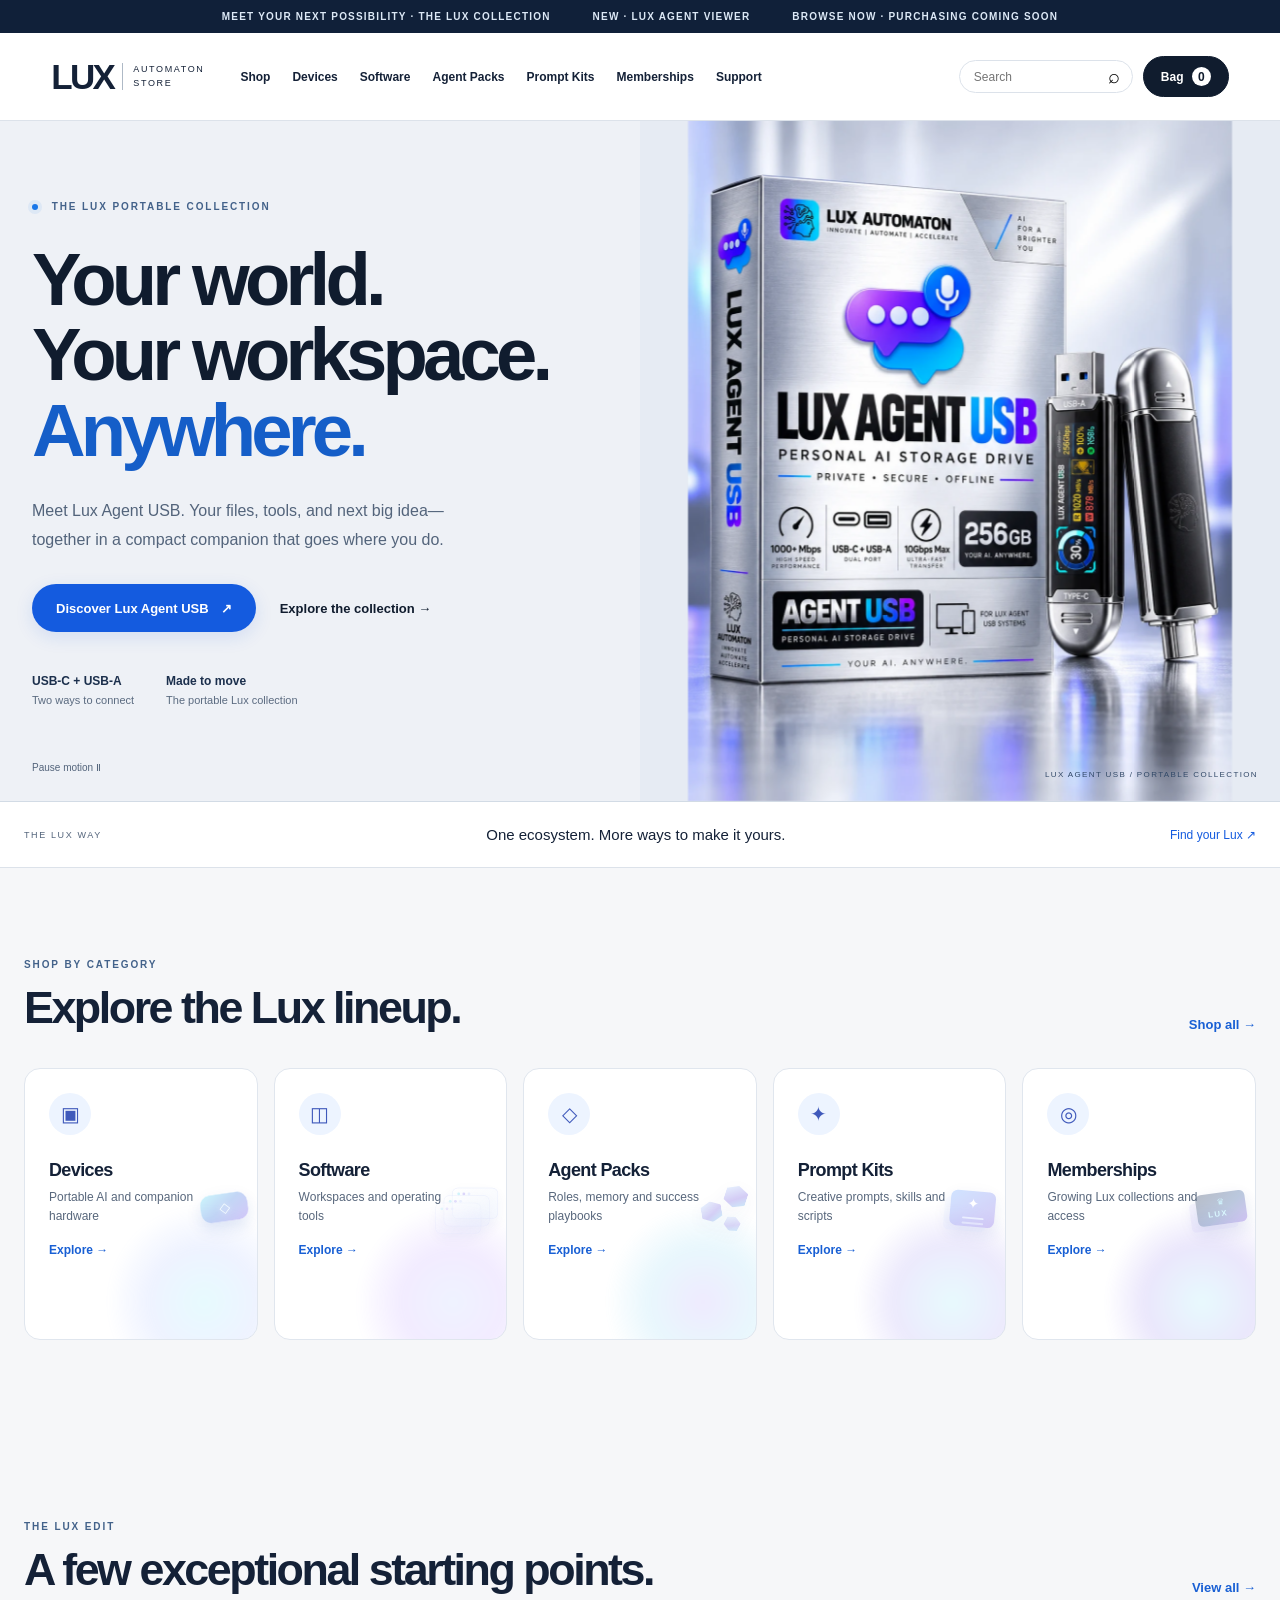
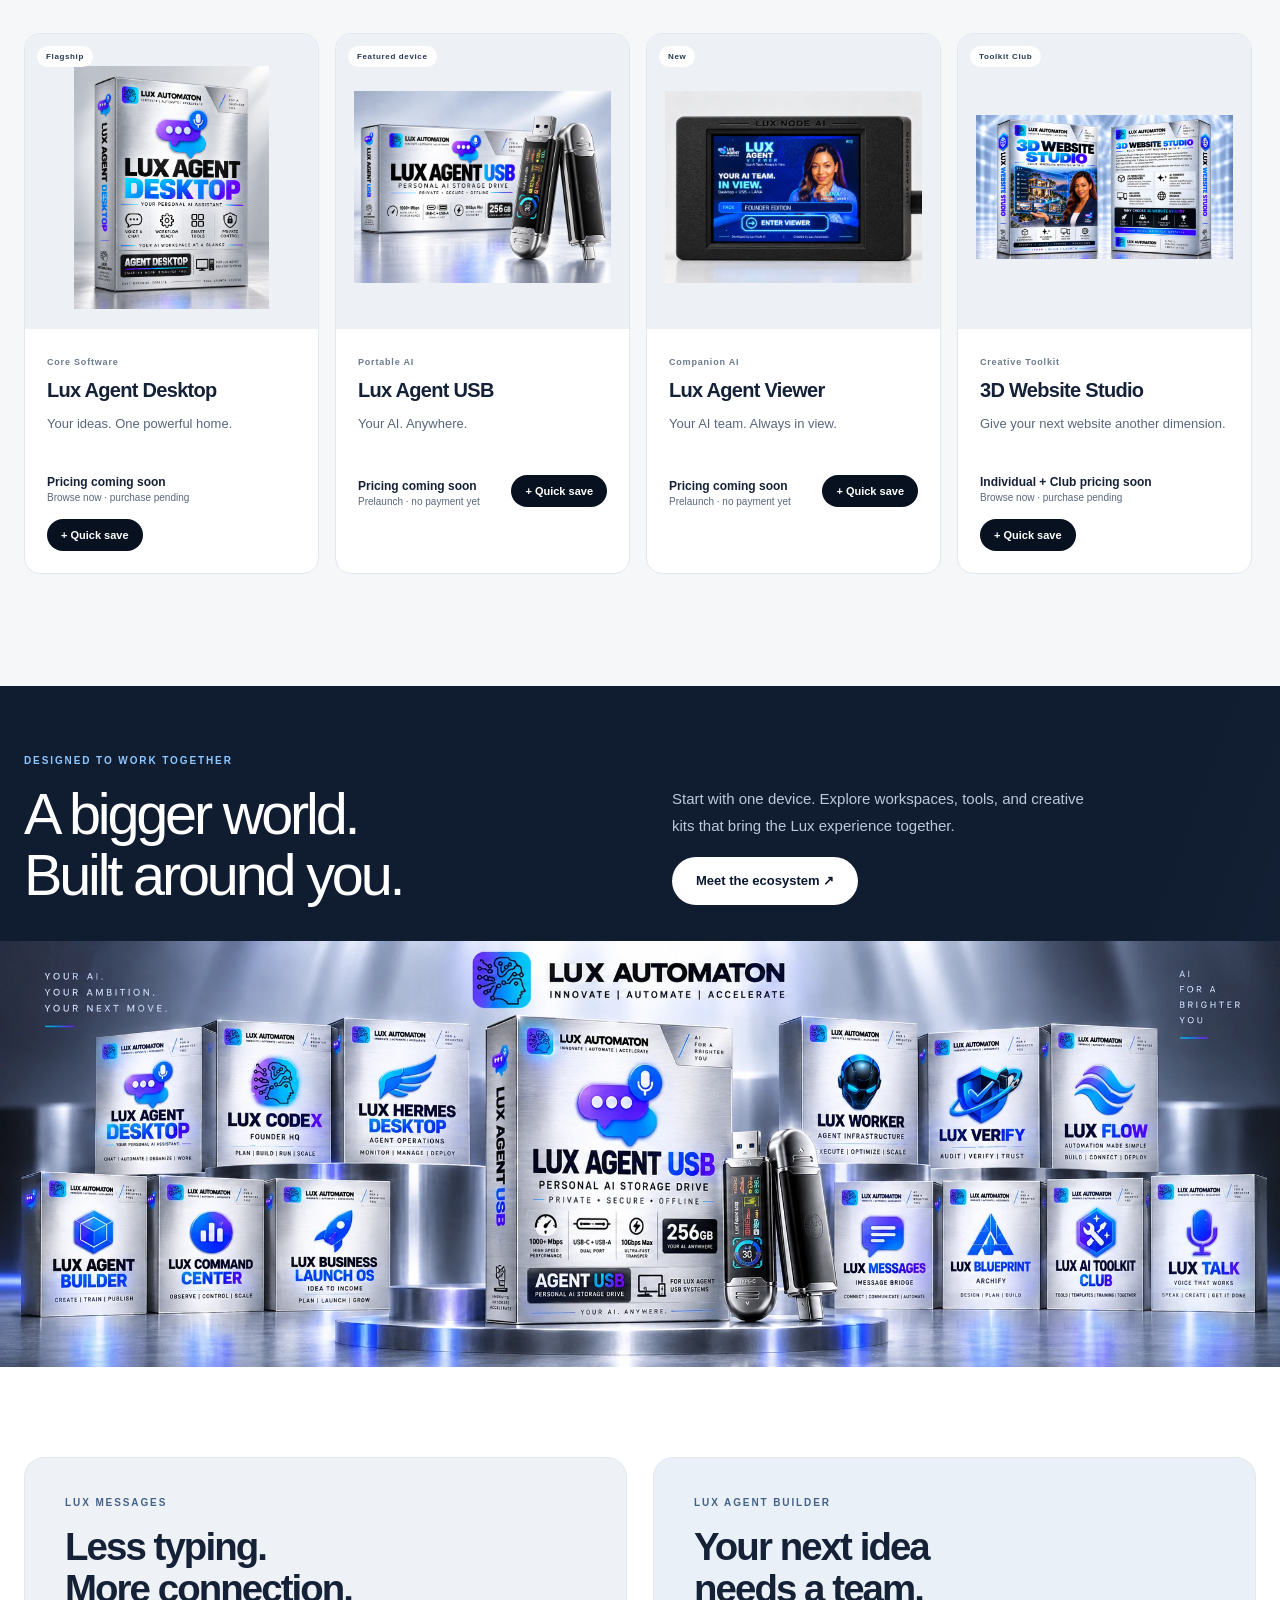
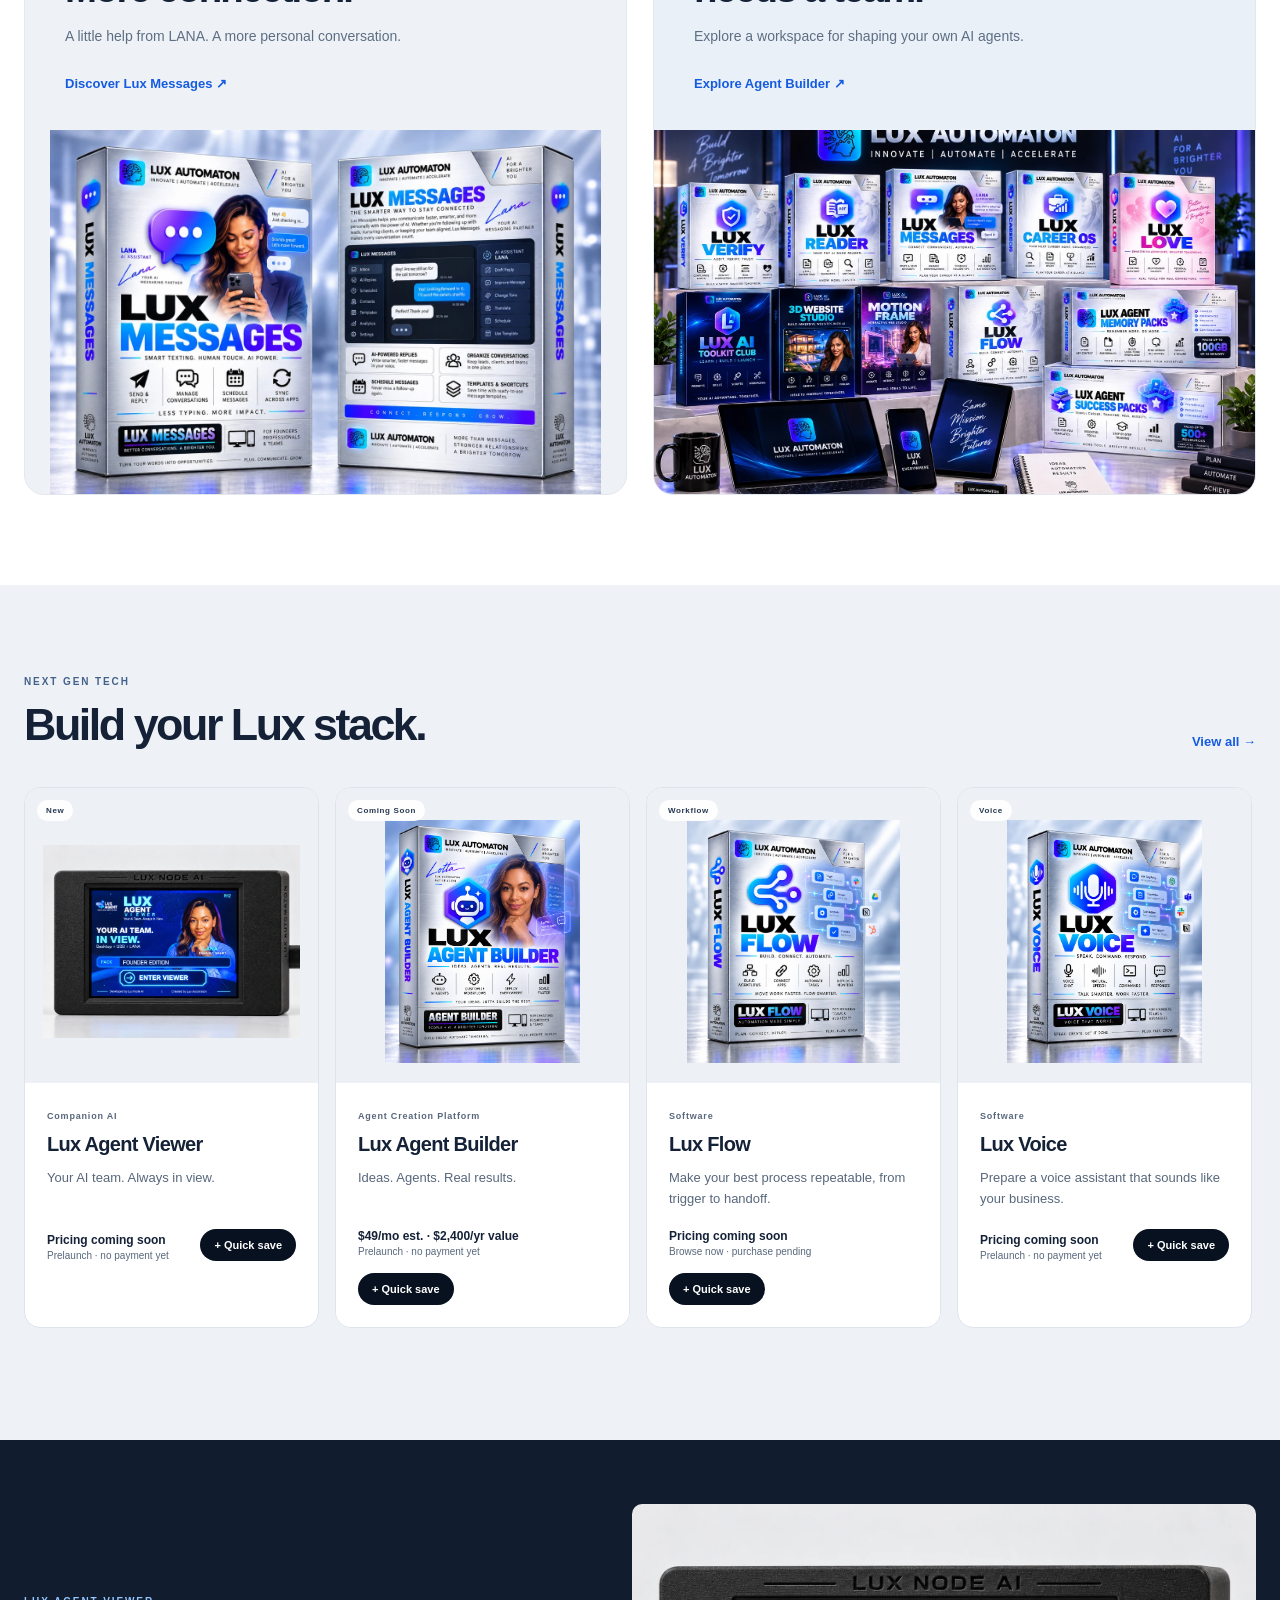
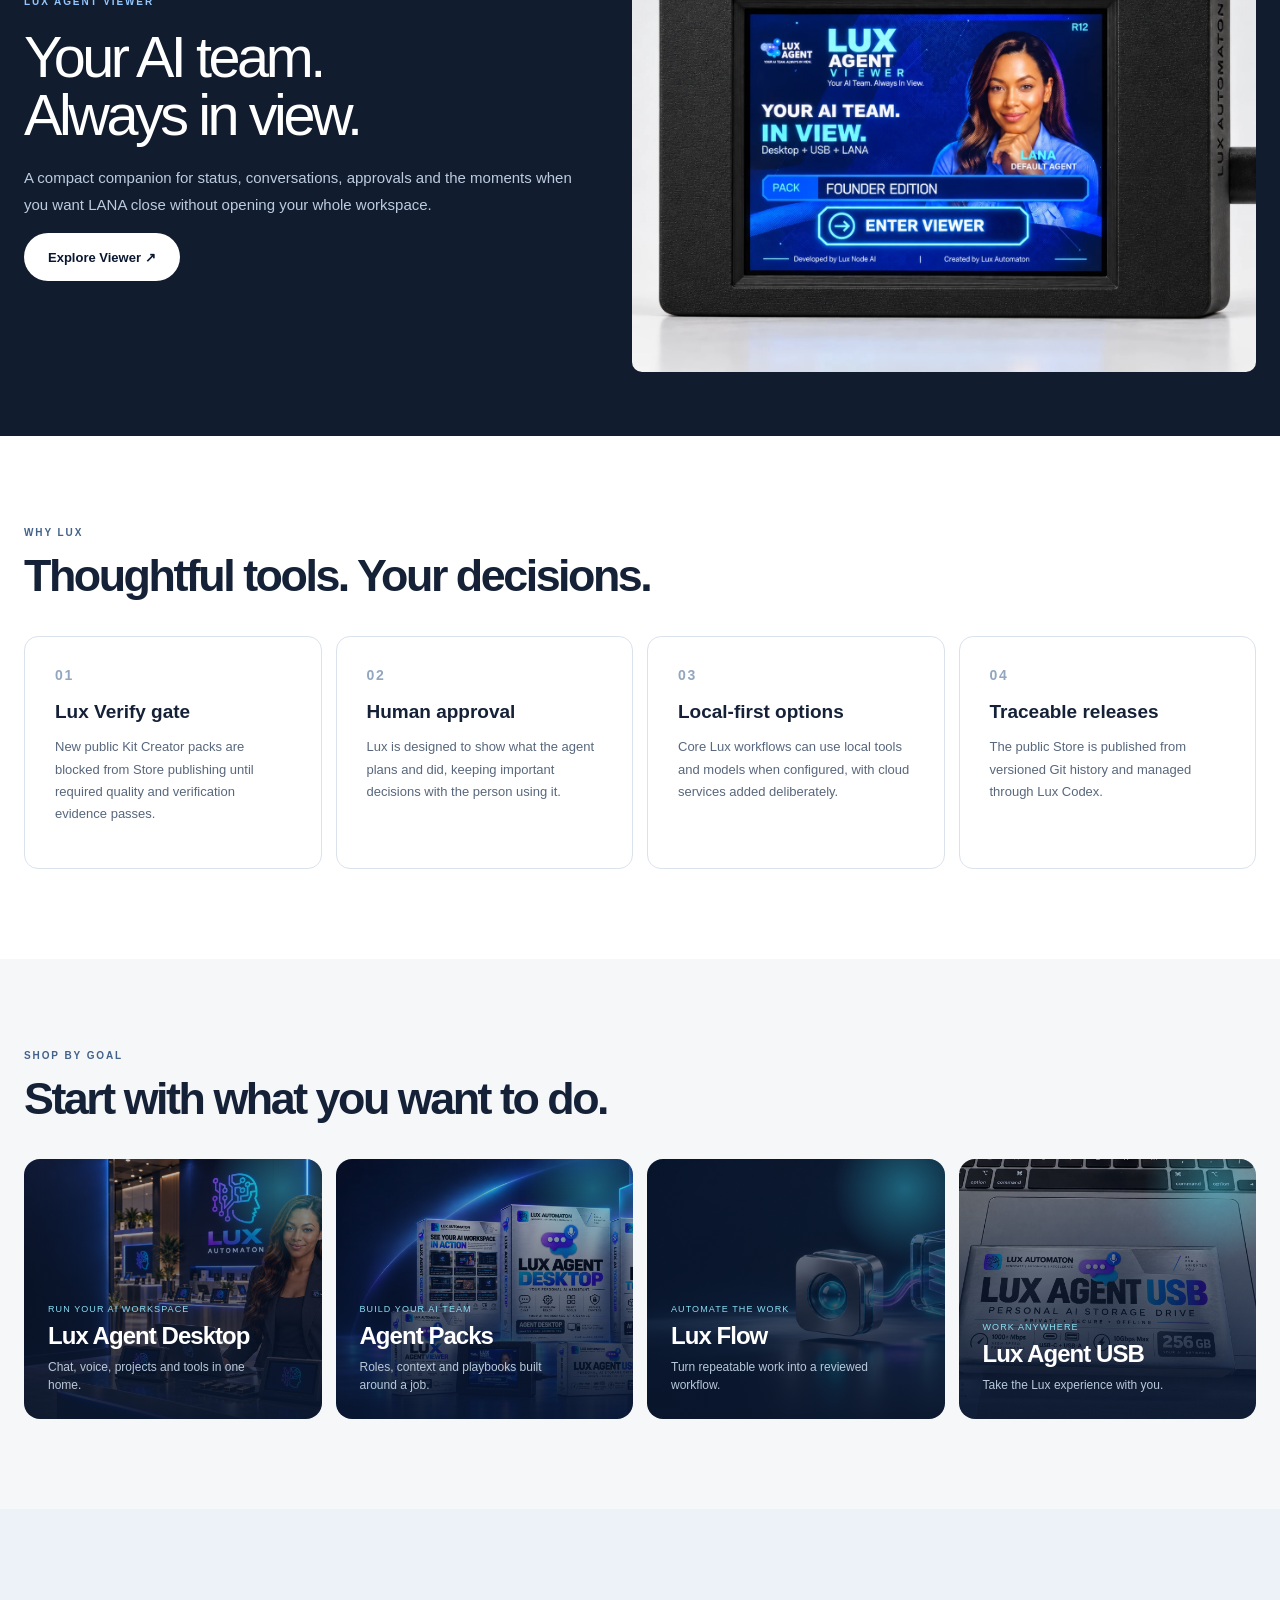
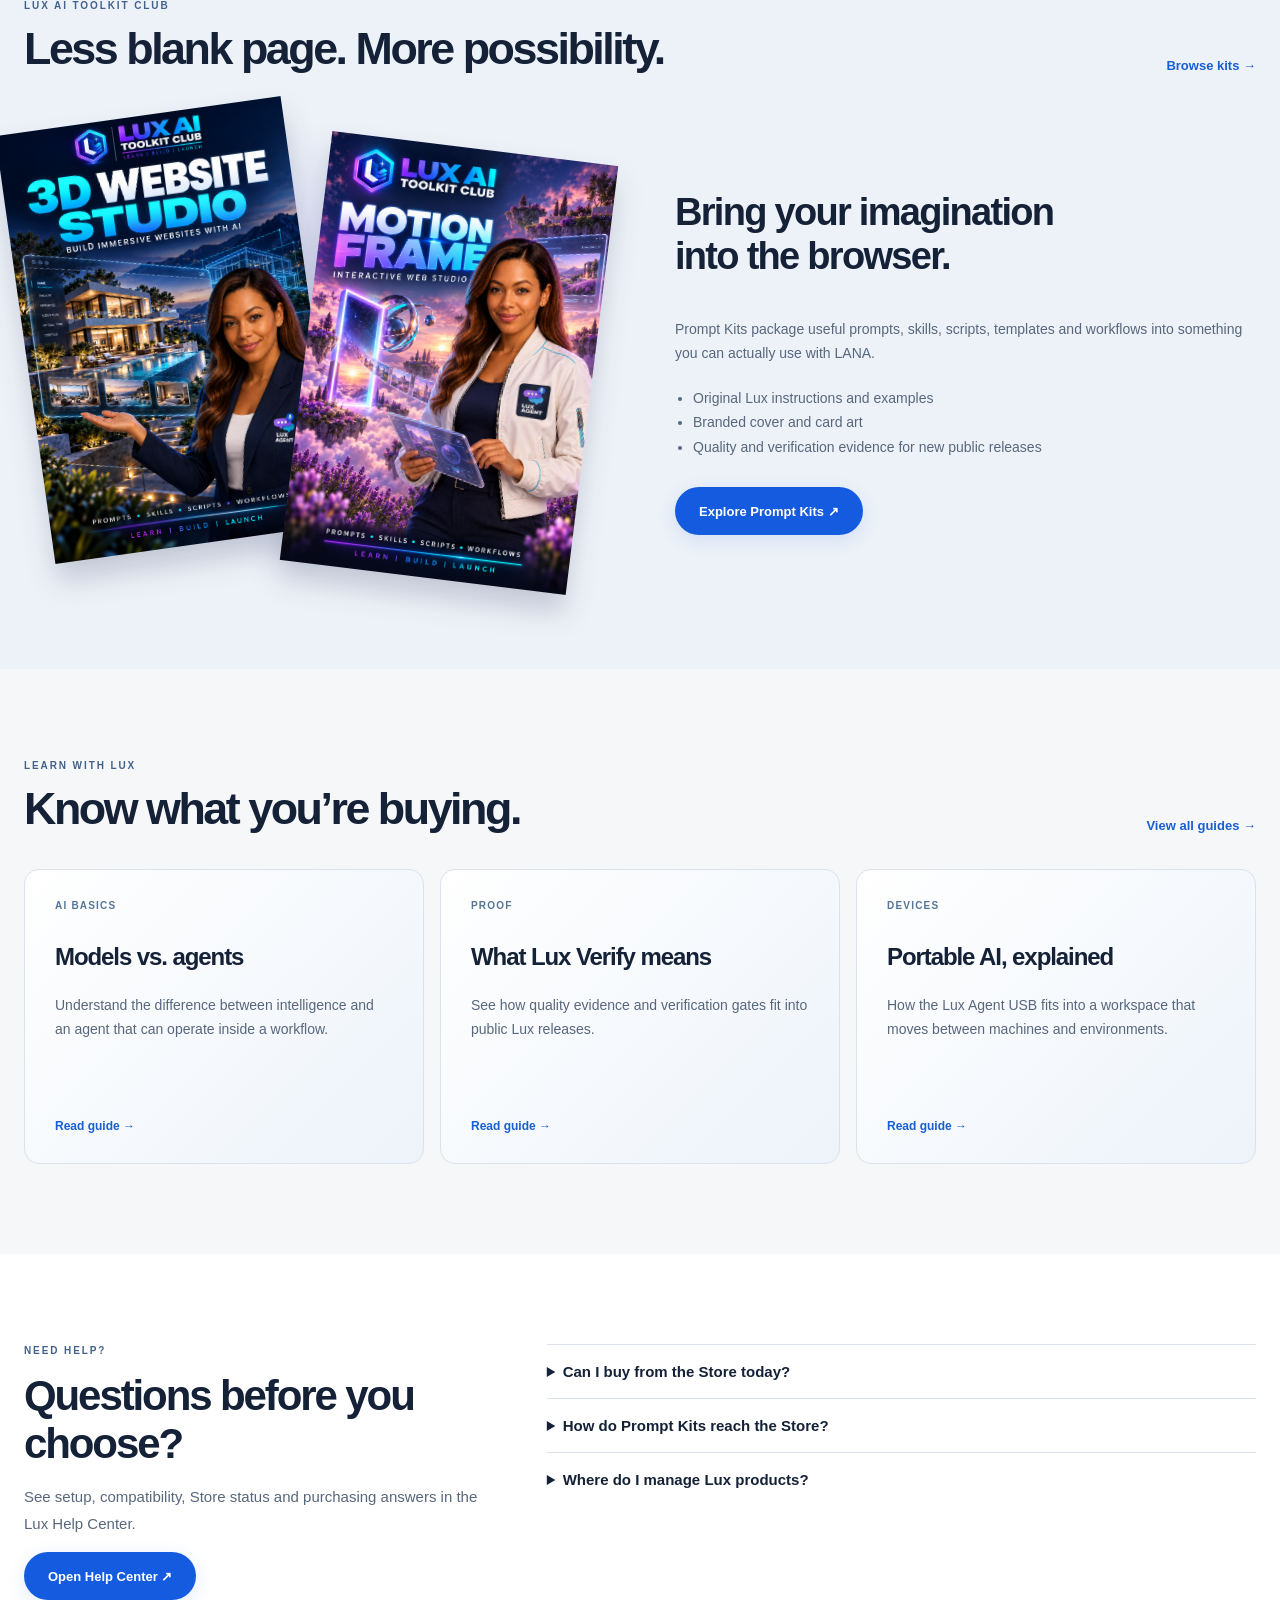
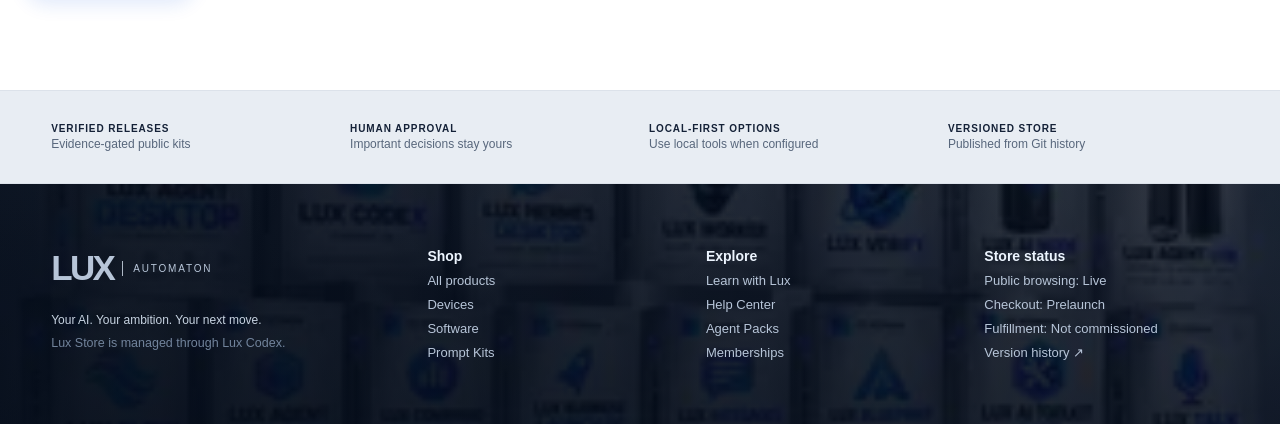
<file: index.html>
<!doctype html>
<html lang="en">
<head>
  <meta charset="utf-8">
  <meta name="viewport" content="width=device-width,initial-scale=1">
  <meta name="theme-color" content="#07111f">
  <meta name="description" content="Shop the Lux ecosystem: AI software, portable devices, Agent Packs, verified prompt kits and memberships.">
  <title>Lux Store — AI software, devices and verified kits</title>
  <link rel="stylesheet" href="./styles.css">
</head>
<body data-page="home">
  <div id="site-chrome"></div>
  <main id="main-content">
    <section class="retail-hero premium-hero" aria-labelledby="hero-title">
      <div class="retail-hero-copy">
        <span class="kicker"><span class="signal-dot"></span> THE LUX PORTABLE COLLECTION</span>
        <h1 id="hero-title">Your world.<br>Your workspace.<br><em>Anywhere.</em></h1>
        <p>Meet Lux Agent USB. Your files, tools, and next big idea—together in a compact companion that goes where you do.</p>
        <div class="hero-actions">
          <a class="button primary" href="./product.html?id=usb">Discover Lux Agent USB <span>↗</span></a>
          <a class="text-link" href="./shop.html">Explore the collection →</a>
        </div>
        <div class="hero-details"><span><b>USB-C + USB-A</b>Two ways to connect</span><span><b>Made to move</b>The portable Lux collection</span></div>
      </div>
      <div class="retail-hero-media">
        <img src="./assets/premium/usb-portrait.webp" width="1122" height="1402" fetchpriority="high" alt="Lux Agent USB in its silver packaging, with the black and silver dual-connector display device">
        <span class="photo-caption">LUX AGENT USB / PORTABLE COLLECTION</span>
      </div>
      <button class="motion-toggle" type="button" aria-pressed="false">Pause motion <span aria-hidden="true">Ⅱ</span></button>
    </section>
    <div class="collection-strip"><span>THE LUX WAY</span><p>One ecosystem. More ways to make it yours.</p><a href="./shop.html">Find your Lux ↗</a></div>

    <section class="lineup section">
      <div class="section-head"><div><span class="kicker">SHOP BY CATEGORY</span><h2>Explore the Lux lineup.</h2></div><a href="./shop.html">Shop all →</a></div>
      <div class="category-grid" id="category-grid"></div>
    </section>

    <section class="merch section">
      <div class="section-head"><div><span class="kicker">THE LUX EDIT</span><h2>A few exceptional starting points.</h2></div><a href="./shop.html?sort=featured">View all →</a></div>
      <div class="product-rail" id="popular-rail"></div>
    </section>

    <section class="ecosystem-story" aria-labelledby="ecosystem-title">
      <div class="ecosystem-heading"><span class="kicker">DESIGNED TO WORK TOGETHER</span><h2 id="ecosystem-title">A bigger world.<br>Built around you.</h2><p>Start with one device. Explore workspaces, tools, and creative kits that bring the Lux experience together.</p><a class="button light" href="./shop.html">Meet the ecosystem ↗</a></div>
      <img src="./assets/premium/ecosystem-wide.webp" width="2172" height="724" loading="lazy" alt="The Lux product collection with Lux Agent USB at the center">
    </section>
    <section class="campaign-grid section" aria-label="Explore Lux experiences">
      <a class="campaign campaign-messages" href="./product.html?id=lux-messages"><div><span class="kicker">LUX MESSAGES</span><h2>Less typing.<br>More connection.</h2><p>A little help from LANA. A more personal conversation.</p><span class="text-link">Discover Lux Messages ↗</span></div><img src="./assets/premium/messages.webp" loading="lazy" width="1290" height="854" alt="Lux Messages front and back packaging with LANA"></a>
      <a class="campaign campaign-builder" href="./product.html?id=agent-builder"><div><span class="kicker">LUX AGENT BUILDER</span><h2>Your next idea<br>needs a team.</h2><p>Explore a workspace for shaping your own AI agents.</p><span class="text-link">Explore Agent Builder ↗</span></div><img src="./assets/premium/agent-builder-banner.webp" loading="lazy" width="1536" height="1024" alt="Lux Automaton product collection with creative tools and devices"></a>
    </section>

    <section class="merch section dark-merch">
      <div class="section-head"><div><span class="kicker">NEXT GEN TECH</span><h2>Build your Lux stack.</h2></div><a href="./shop.html?sort=featured">View all →</a></div>
      <div class="product-rail" id="nextgen-rail"></div>
    </section>

    <section class="viewer-story">
      <div class="viewer-copy"><span class="kicker">LUX AGENT VIEWER</span><h2>Your AI team.<br>Always in view.</h2><p>A compact companion for status, conversations, approvals and the moments when you want LANA close without opening your whole workspace.</p><a class="button light" href="./product.html?id=viewer">Explore Viewer ↗</a></div>
      <img src="./assets/premium/viewer.webp" loading="lazy" alt="The actual Lux Agent Viewer device with LANA on its screen">
    </section>

    <section class="proof section">
      <div class="section-head"><div><span class="kicker">WHY LUX</span><h2>Thoughtful tools. Your decisions.</h2></div></div>
      <div class="proof-grid">
        <article><b>01</b><h3>Lux Verify gate</h3><p>New public Kit Creator packs are blocked from Store publishing until required quality and verification evidence passes.</p></article>
        <article><b>02</b><h3>Human approval</h3><p>Lux is designed to show what the agent plans and did, keeping important decisions with the person using it.</p></article>
        <article><b>03</b><h3>Local-first options</h3><p>Core Lux workflows can use local tools and models when configured, with cloud services added deliberately.</p></article>
        <article><b>04</b><h3>Traceable releases</h3><p>The public Store is published from versioned Git history and managed through Lux Codex.</p></article>
      </div>
    </section>

    <section class="goal-shop section">
      <div class="section-head"><div><span class="kicker">SHOP BY GOAL</span><h2>Start with what you want to do.</h2></div></div>
      <div class="goal-grid">
        <a href="./product.html?id=desktop"><span>RUN YOUR AI WORKSPACE</span><b>Lux Agent Desktop</b><small>Chat, voice, projects and tools in one home.</small></a>
        <a class="goal-agent-packs" href="./shop.html?category=Agent%20Packs"><span>BUILD YOUR AI TEAM</span><b>Agent Packs</b><small>Roles, context and playbooks built around a job.</small></a>
        <a href="./shop.html?q=Lux%20Flow"><span>AUTOMATE THE WORK</span><b>Lux Flow</b><small>Turn repeatable work into a reviewed workflow.</small></a>
        <a class="goal-usb" href="./product.html?id=usb"><span>WORK ANYWHERE</span><b>Lux Agent USB</b><small>Take the Lux experience with you.</small></a>
      </div>
    </section>

    <section class="kits section">
      <div class="section-head"><div><span class="kicker">LUX AI TOOLKIT CLUB</span><h2>Less blank page. More possibility.</h2></div><a href="./shop.html?category=Prompt%20Kits">Browse kits →</a></div>
      <div class="kit-feature">
        <div class="kit-stack"><img src="./assets/kit-3d.png" alt="3D Website Studio toolkit cover"><img src="./assets/kit-motion.png" alt="MotionFrame Studio toolkit cover"></div>
        <div><h3>Bring your imagination<br>into the browser.</h3><p>Prompt Kits package useful prompts, skills, scripts, templates and workflows into something you can actually use with LANA.</p><ul><li>Original Lux instructions and examples</li><li>Branded cover and card art</li><li>Quality and verification evidence for new public releases</li></ul><a class="button primary" href="./shop.html?category=Prompt%20Kits">Explore Prompt Kits ↗</a></div>
      </div>
    </section>

    <section class="learn-strip section">
      <div class="section-head"><div><span class="kicker">LEARN WITH LUX</span><h2>Know what you’re buying.</h2></div><a href="./learn.html">View all guides →</a></div>
      <div class="editorial-grid" id="editorial-grid"></div>
    </section>

    <section class="faq-preview section">
      <div><span class="kicker">NEED HELP?</span><h2>Questions before you choose?</h2><p>See setup, compatibility, Store status and purchasing answers in the Lux Help Center.</p><a class="button primary" href="./support.html">Open Help Center ↗</a></div>
      <div class="faq-mini">
        <details><summary>Can I buy from the Store today?</summary><p>The public Store is live for browsing. Payment and fulfillment stay disabled until pricing, terms and delivery are commissioned.</p></details>
        <details><summary>How do Prompt Kits reach the Store?</summary><p>New public Kit Creator packs must clear the Lux quality and Verify publishing gate before they can be synced to the Store.</p></details>
        <details><summary>Where do I manage Lux products?</summary><p>Customers use Lux Agent Desktop. Lux Codex is the private founder control plane for Store publishing and product operations.</p></details>
      </div>
    </section>
  </main>
  <div id="site-footer"></div>
  <div id="bag-root"></div>
  <script src="./app.js" defer></script>
</body>
</html>
</file>
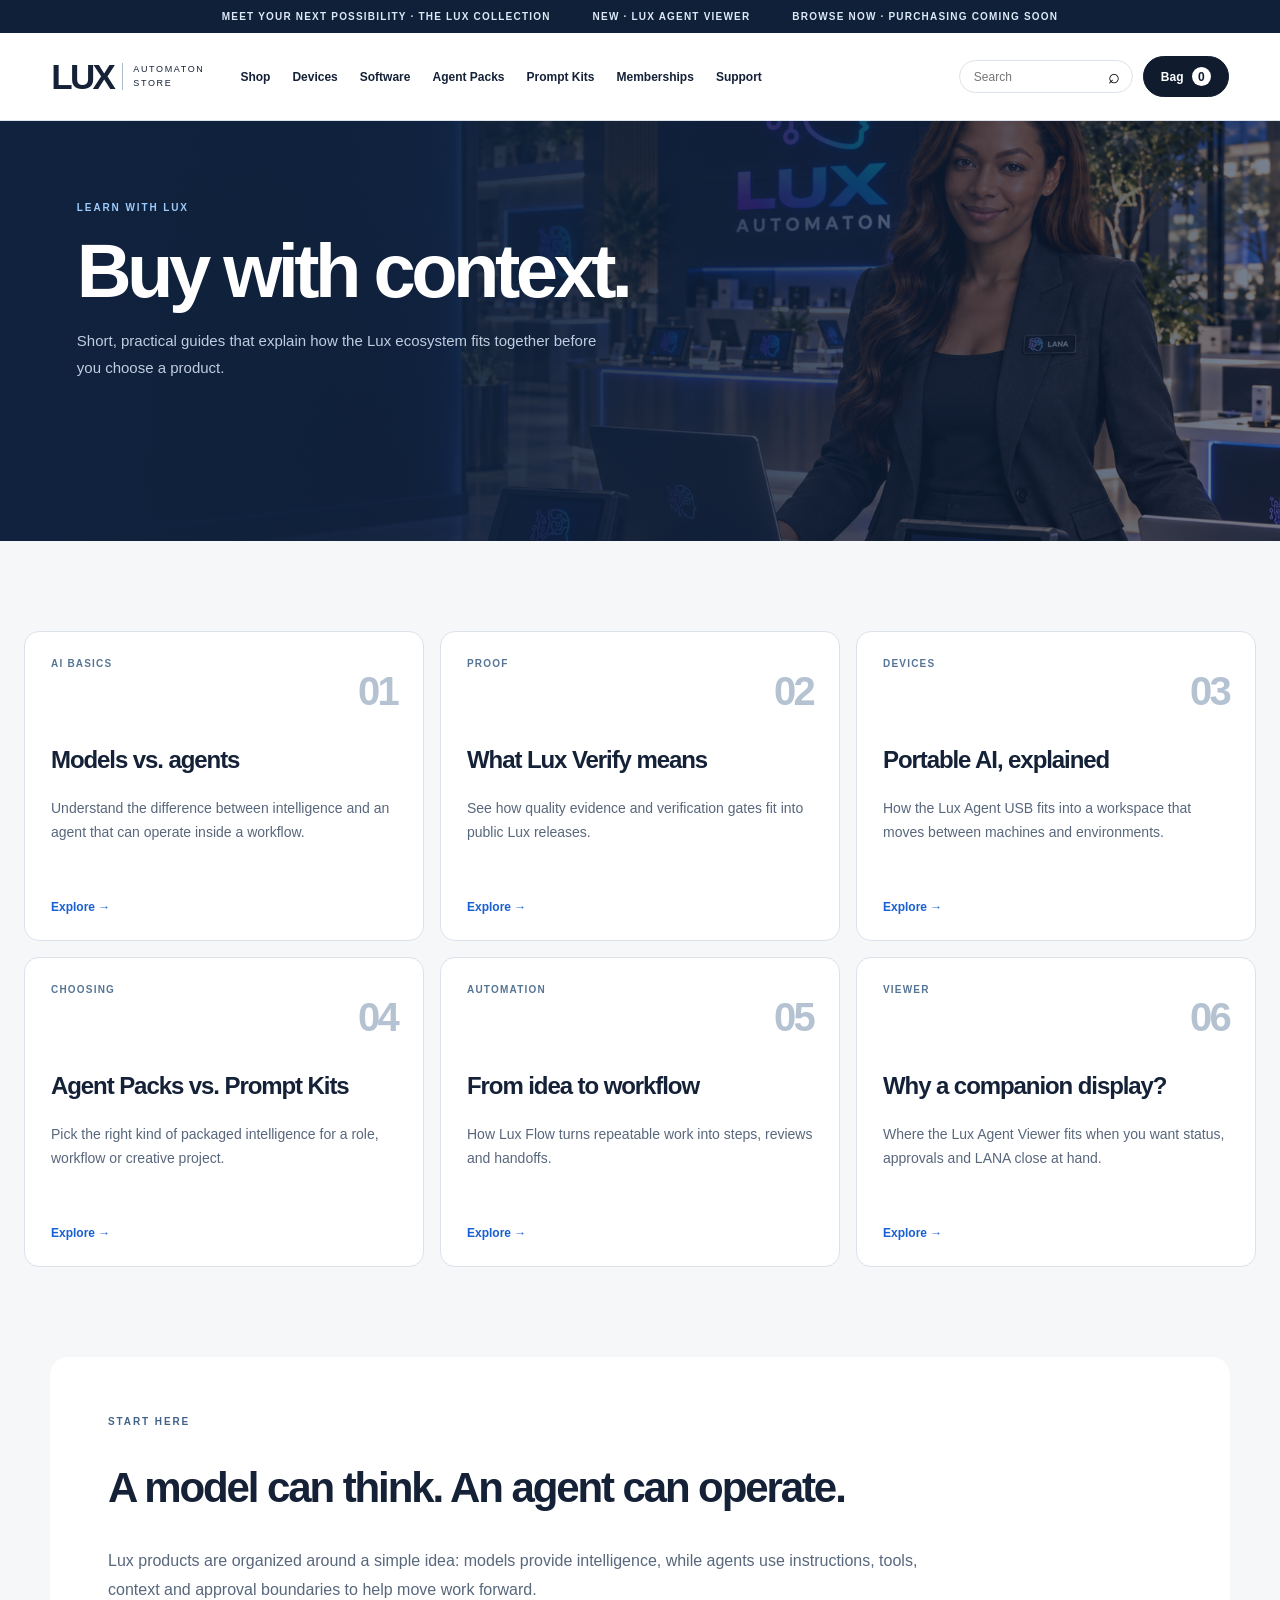
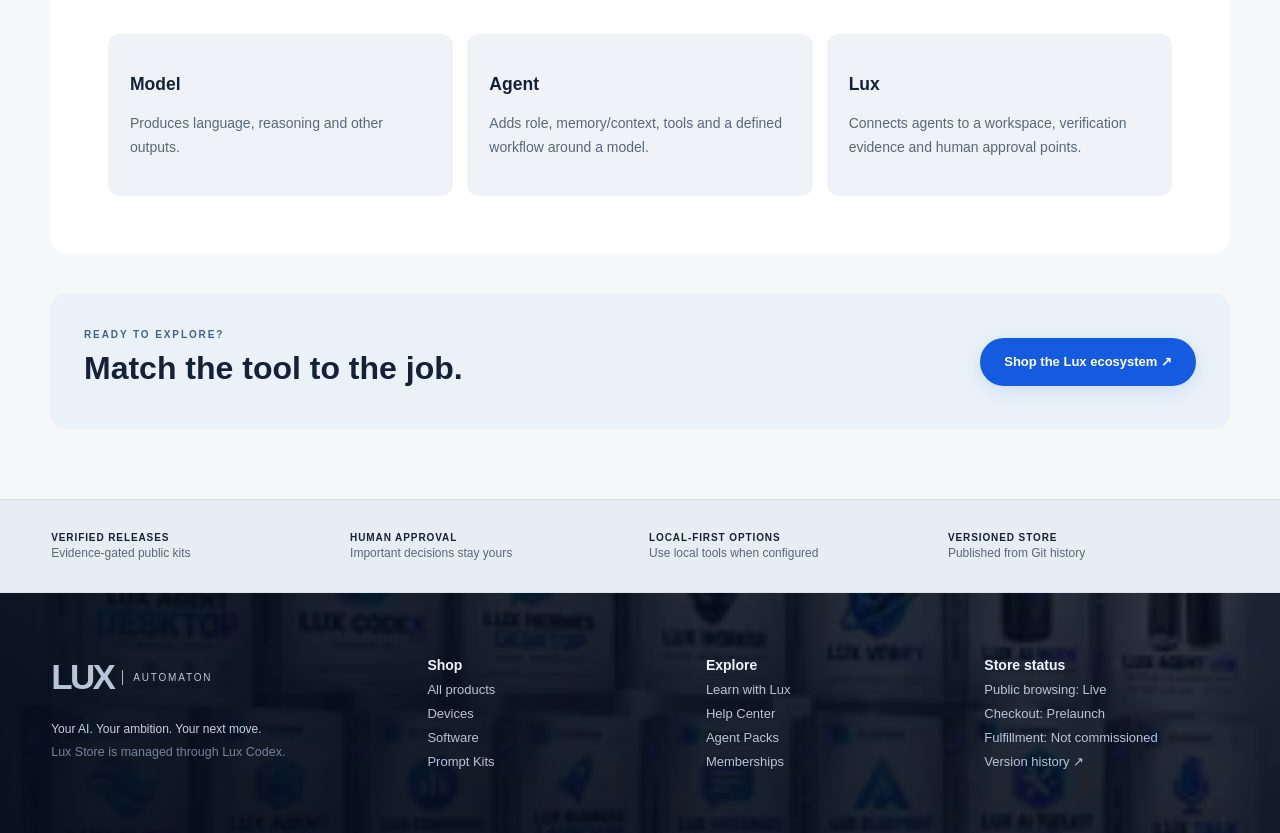
<file: learn.html>
<!doctype html>
<html lang="en">
<head>
  <meta charset="utf-8"><meta name="viewport" content="width=device-width,initial-scale=1">
  <meta name="theme-color" content="#07111f">
  <meta name="description" content="Lux guides: AI agents, Lux Verify, workflows, portable AI and Prompt Kits.">
  <title>Learn with Lux — Lux Store</title>
  <link rel="stylesheet" href="./styles.css">
</head>
<body data-page="learn">
  <div id="site-chrome"></div>
  <main id="main-content">
    <section class="page-hero learn-hero"><span class="kicker">LEARN WITH LUX</span><h1>Buy with context.</h1><p>Short, practical guides that explain how the Lux ecosystem fits together before you choose a product.</p></section>
    <section class="learn-grid section" id="learn-grid"></section>
    <section class="guide-detail section-narrow" id="guide-detail">
      <span class="kicker">START HERE</span><h2>A model can think. An agent can operate.</h2>
      <p>Lux products are organized around a simple idea: models provide intelligence, while agents use instructions, tools, context and approval boundaries to help move work forward.</p>
      <div class="guide-columns"><article><h3>Model</h3><p>Produces language, reasoning and other outputs.</p></article><article><h3>Agent</h3><p>Adds role, memory/context, tools and a defined workflow around a model.</p></article><article><h3>Lux</h3><p>Connects agents to a workspace, verification evidence and human approval points.</p></article></div>
    </section>
    <section class="learn-cta section-narrow"><div><span class="kicker">READY TO EXPLORE?</span><h2>Match the tool to the job.</h2></div><a class="button primary" href="./shop.html">Shop the Lux ecosystem ↗</a></section>
  </main>
  <div id="site-footer"></div><div id="bag-root"></div><script src="./app.js" defer></script>
</body>
</html>
</file>
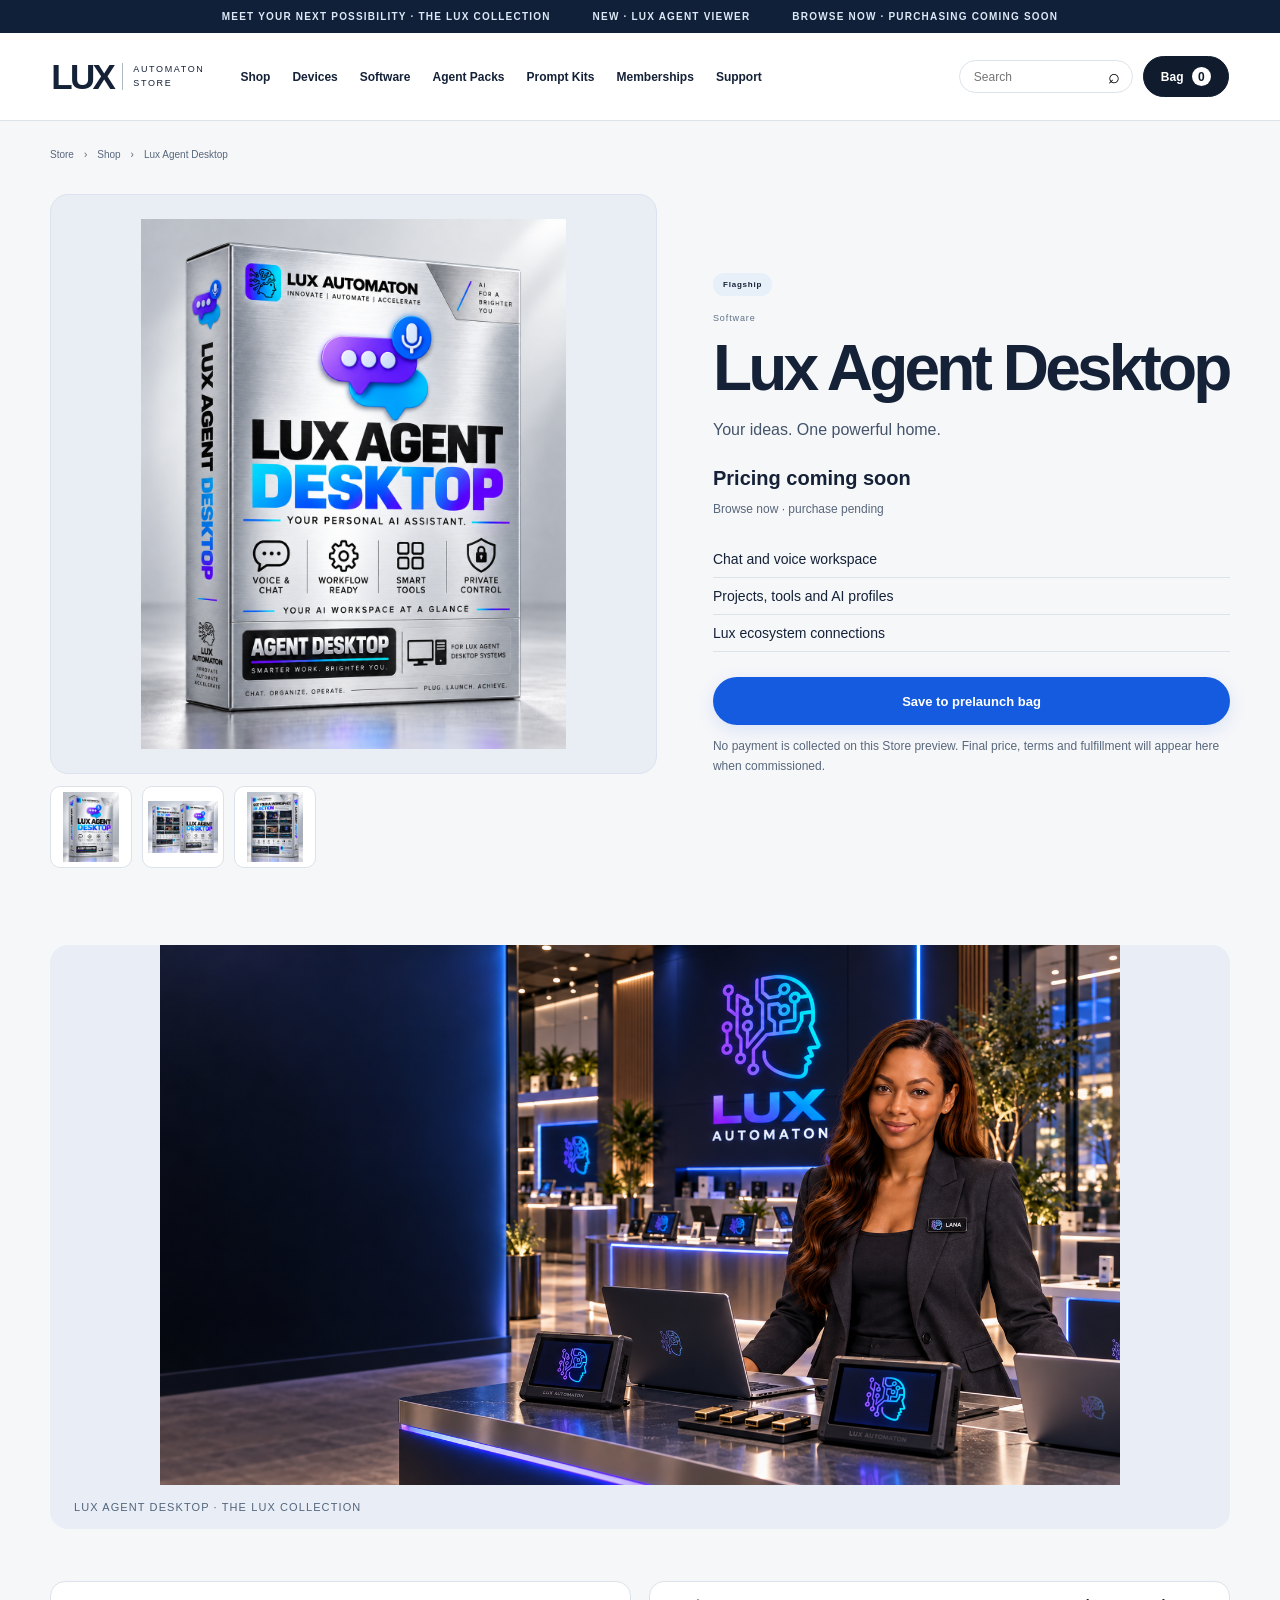
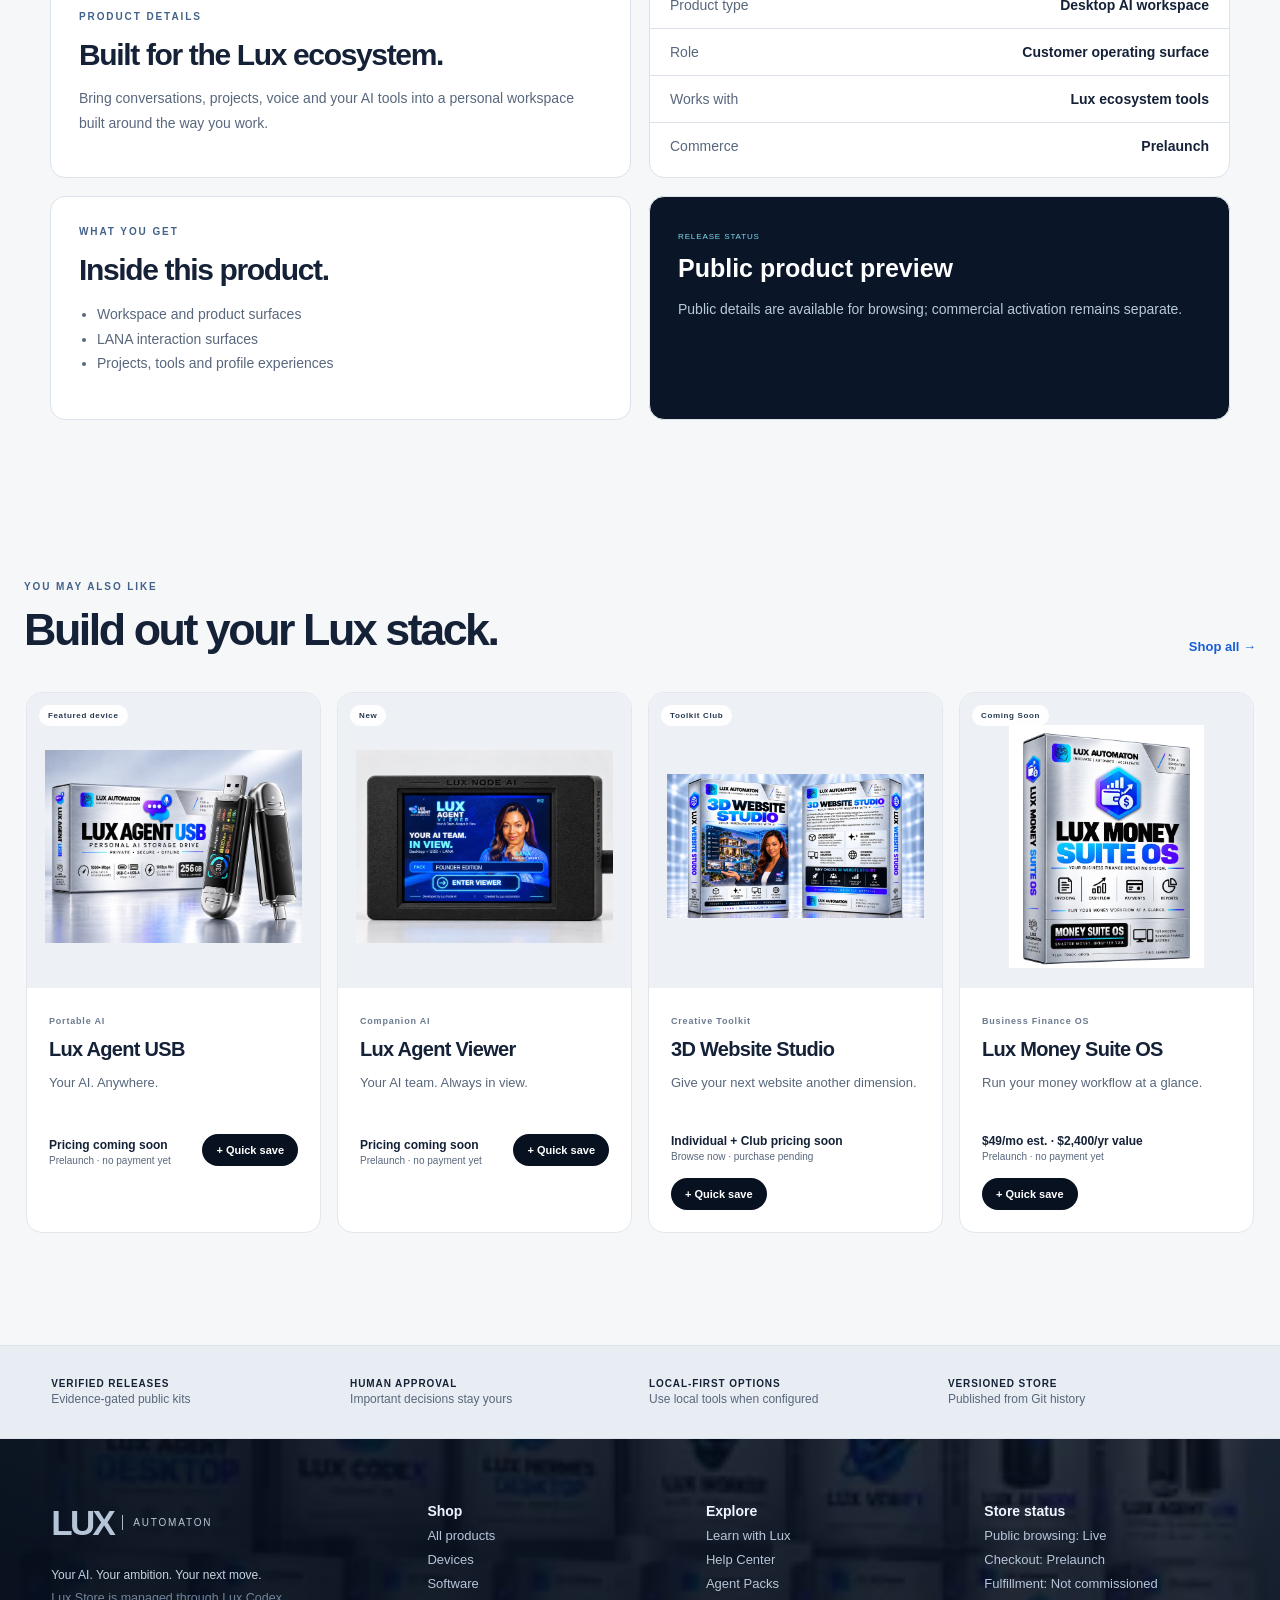
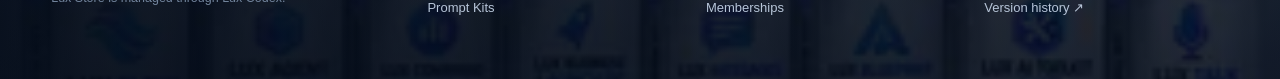
<file: product.html>
<!doctype html>
<html lang="en">
<head>
  <meta charset="utf-8"><meta name="viewport" content="width=device-width,initial-scale=1">
  <meta name="theme-color" content="#07111f">
  <meta name="description" content="Lux Store product details.">
  <title>Product — Lux Store</title>
  <link rel="stylesheet" href="./styles.css">
</head>
<body data-page="product">
  <div id="site-chrome"></div>
  <main id="main-content">
    <nav class="breadcrumb section-narrow" aria-label="Breadcrumb"><a href="./index.html">Store</a><span>›</span><a href="./shop.html">Shop</a><span>›</span><span id="breadcrumb-product">Product</span></nav>
    <section class="product-page section-narrow" id="product-page"></section>
    <section class="product-story section-narrow" id="product-story"></section>
    <section class="related section">
      <div class="section-head"><div><span class="kicker">YOU MAY ALSO LIKE</span><h2>Build out your Lux stack.</h2></div><a href="./shop.html">Shop all →</a></div>
      <div class="product-rail" id="related-rail"></div>
    </section>
  </main>
  <div id="site-footer"></div>
  <div id="bag-root"></div>
  <script src="./app.js" defer></script>
</body>
</html>
</file>
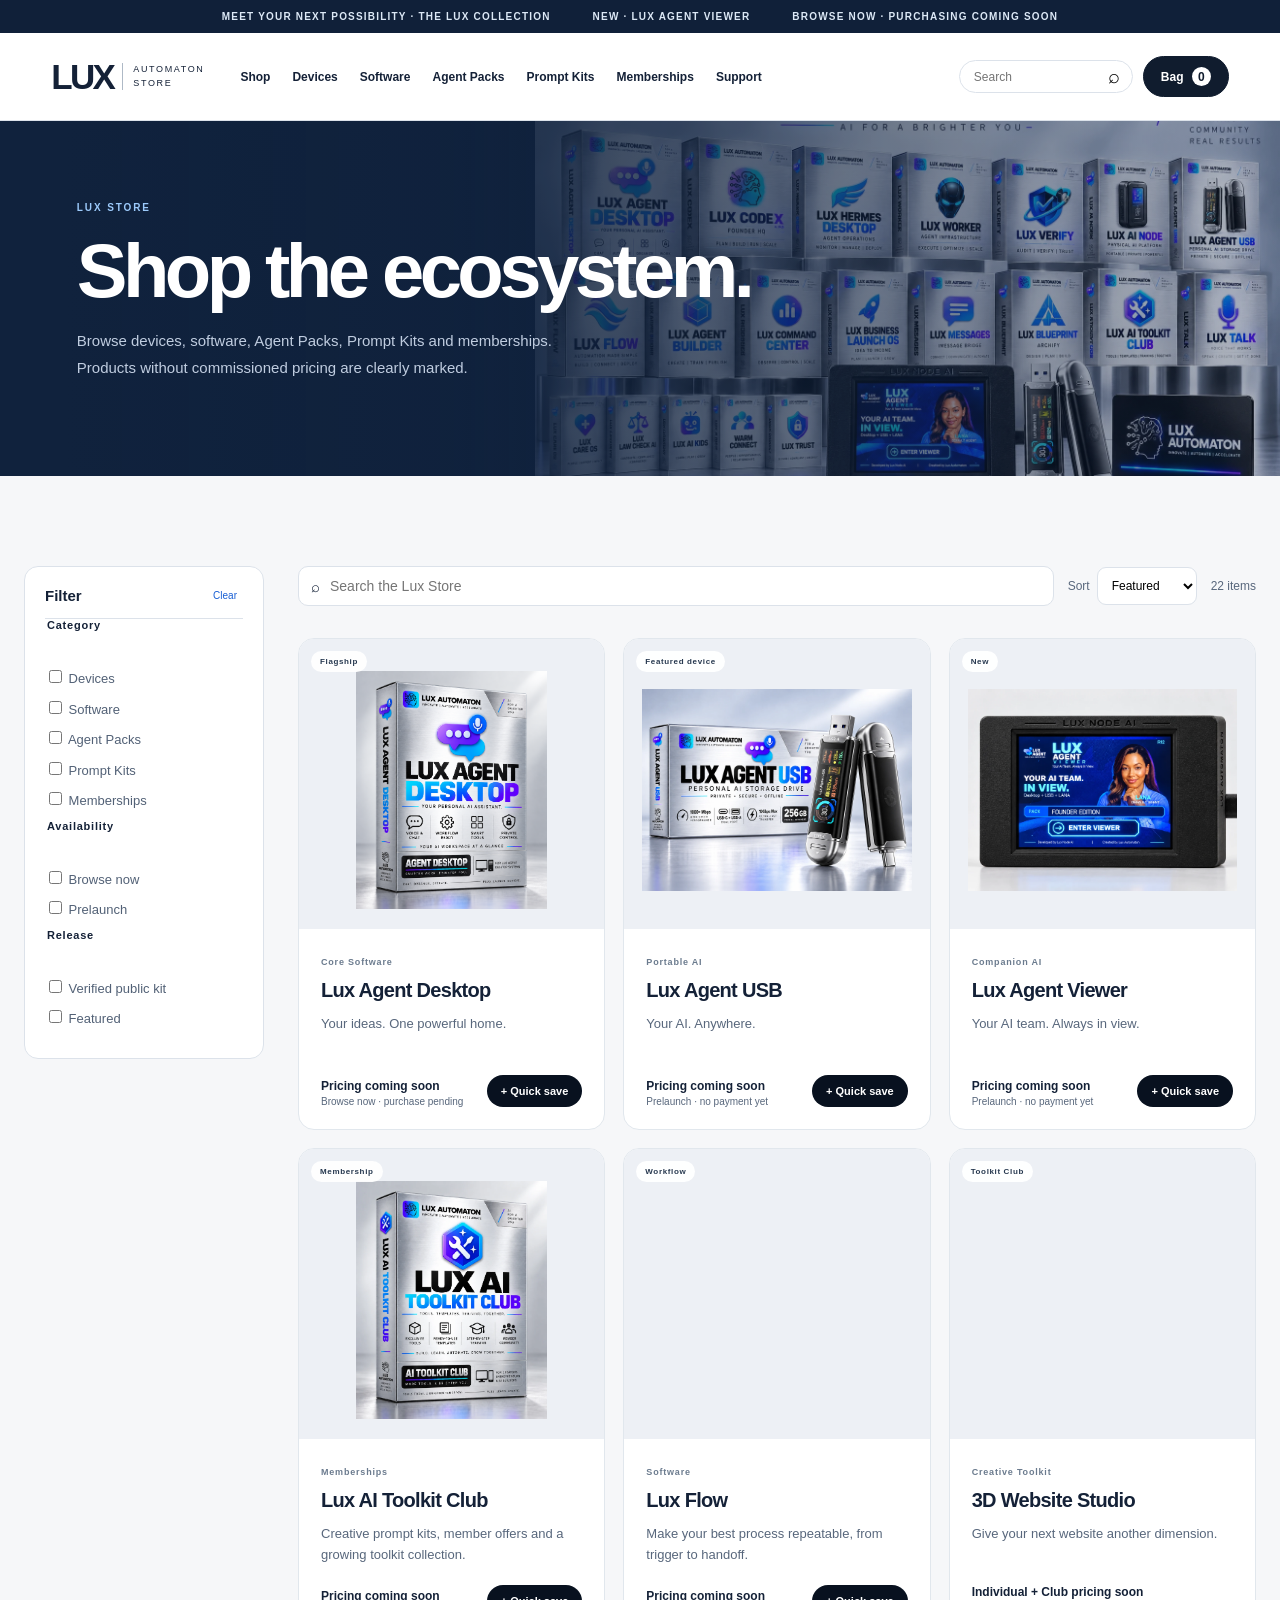
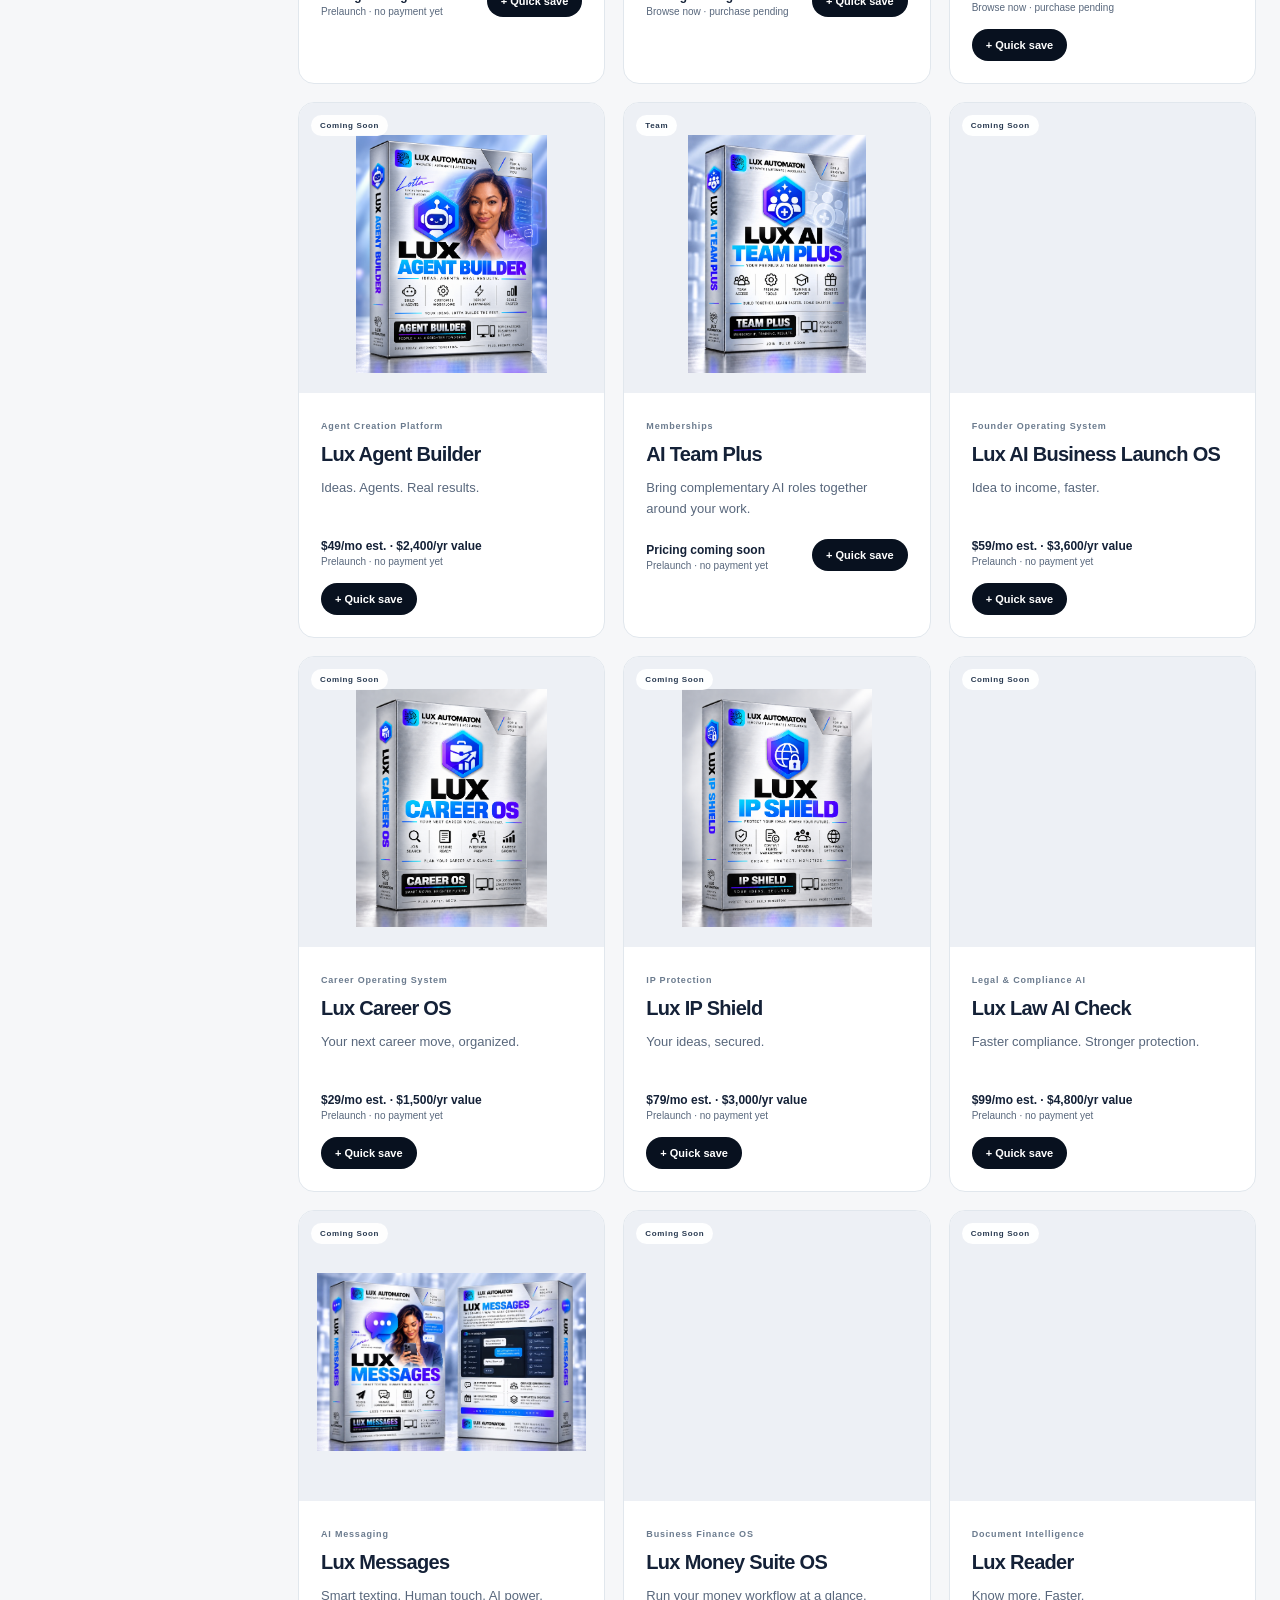
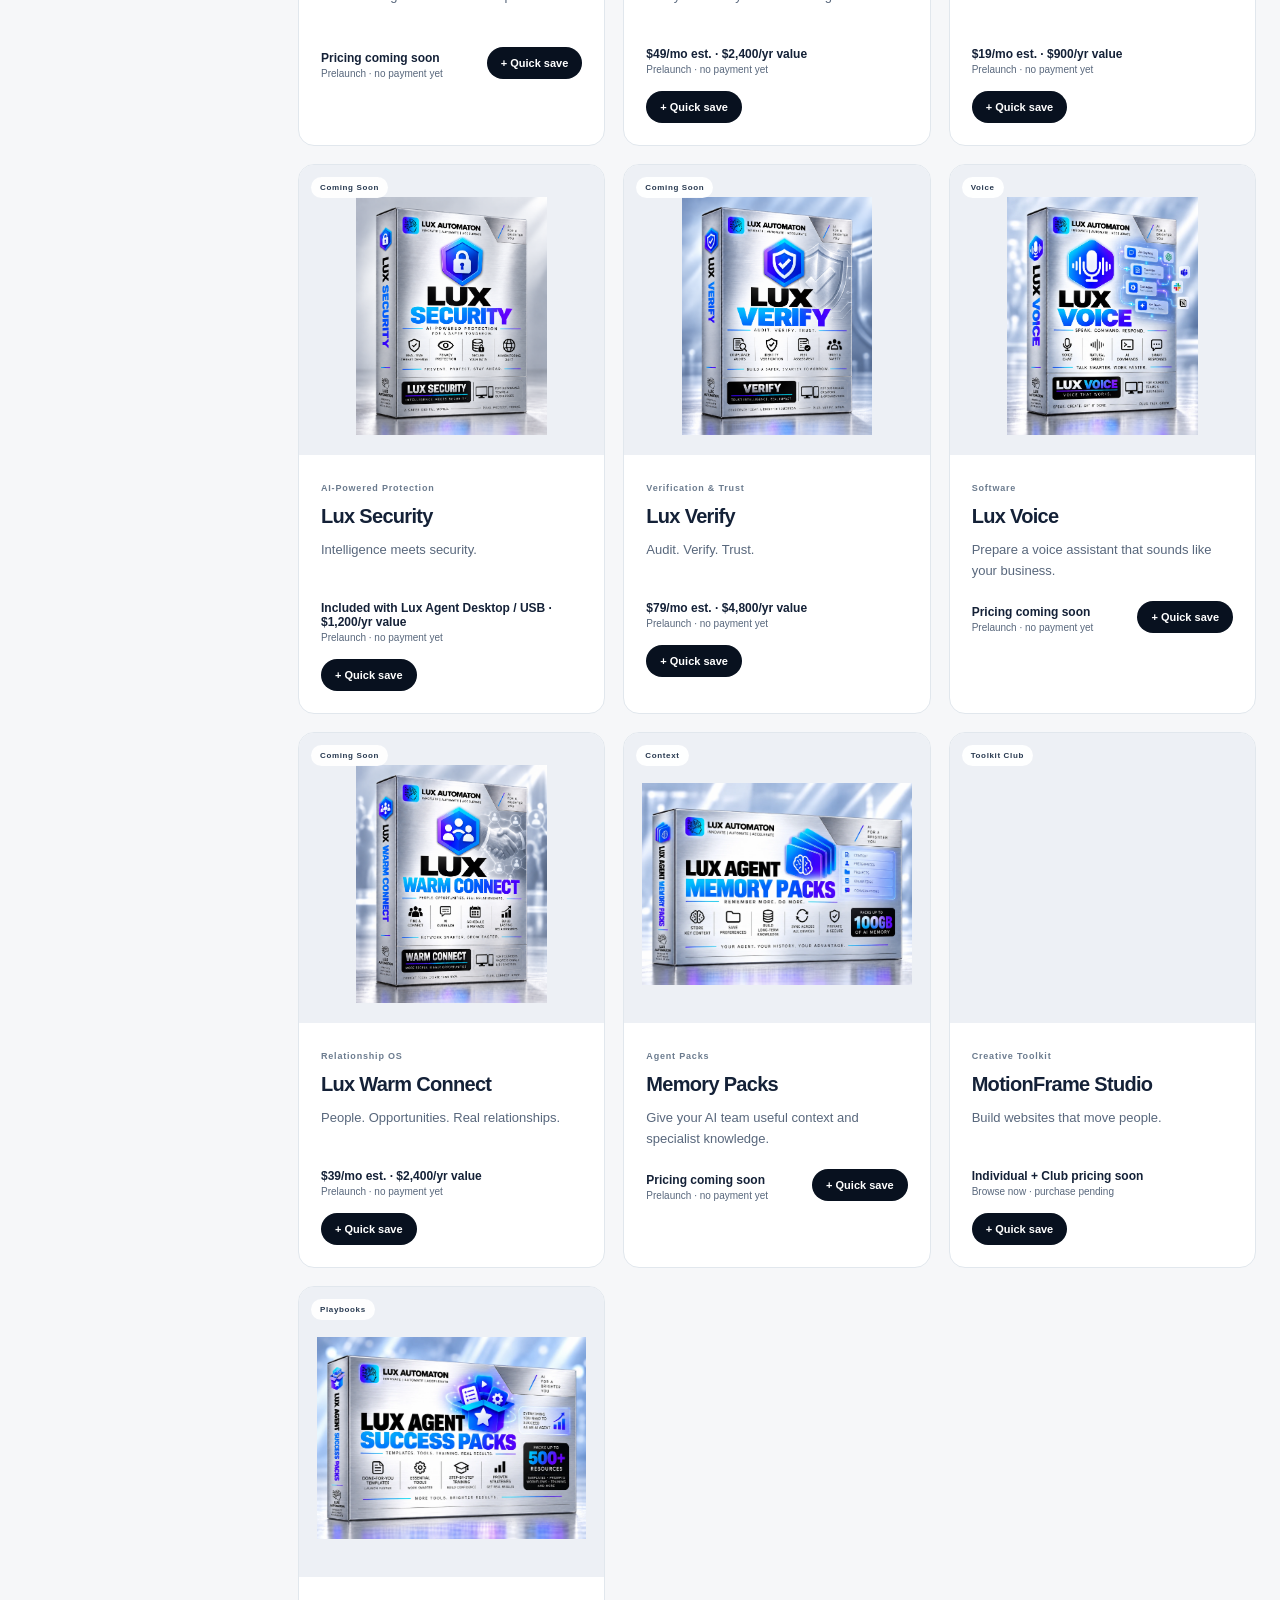
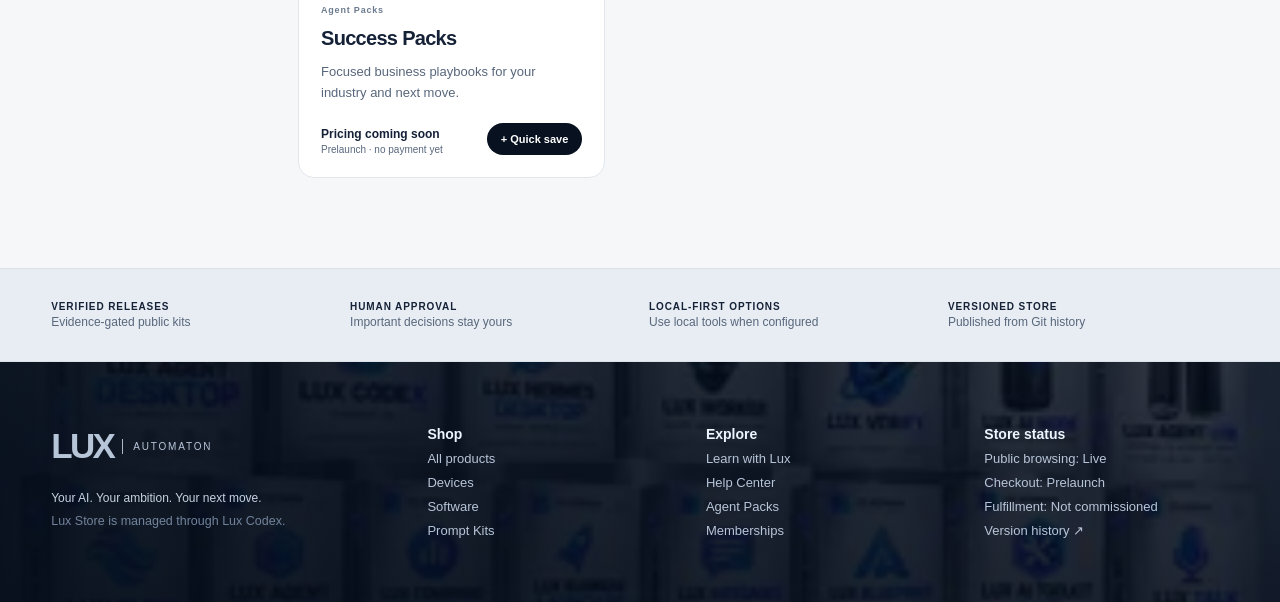
<file: shop.html>
<!doctype html>
<html lang="en">
<head>
  <meta charset="utf-8"><meta name="viewport" content="width=device-width,initial-scale=1">
  <meta name="theme-color" content="#07111f">
  <meta name="description" content="Browse all Lux software, devices, Agent Packs, Prompt Kits and memberships.">
  <title>Shop all — Lux Store</title>
  <link rel="stylesheet" href="./styles.css">
</head>
<body data-page="shop">
  <div id="site-chrome"></div>
  <main id="main-content">
    <section class="page-hero compact">
      <span class="kicker">LUX STORE</span>
      <h1>Shop the ecosystem.</h1>
      <p>Browse devices, software, Agent Packs, Prompt Kits and memberships. Products without commissioned pricing are clearly marked.</p>
    </section>
    <section class="shop-shell section">
      <aside class="shop-filters">
        <div class="filter-title"><b>Filter</b><button id="clear-filters" type="button">Clear</button></div>
        <fieldset><legend>Category</legend><div id="category-filters"></div></fieldset>
        <fieldset><legend>Availability</legend>
          <label><input type="checkbox" value="browse" data-availability> Browse now</label>
          <label><input type="checkbox" value="prelaunch" data-availability> Prelaunch</label>
        </fieldset>
        <fieldset><legend>Release</legend>
          <label><input type="checkbox" value="verified" data-release> Verified public kit</label>
          <label><input type="checkbox" value="featured" data-release> Featured</label>
        </fieldset>
      </aside>
      <div class="shop-main">
        <div class="shop-toolbar">
          <label class="shop-search"><span>⌕</span><input id="shop-search" aria-label="Search products" type="search" placeholder="Search the Lux Store"></label>
          <label class="sort-label">Sort
            <select id="shop-sort"><option value="featured">Featured</option><option value="name-asc">Name A–Z</option><option value="name-desc">Name Z–A</option><option value="category">Category</option></select>
          </label>
          <span id="shop-count" aria-live="polite"></span>
        </div>
        <div class="active-filters" id="active-filters"></div>
        <div class="shop-grid" id="shop-grid"></div>
        <div class="empty-state" id="shop-empty" hidden><h2>No products match.</h2><p>Try clearing one of your filters.</p><button class="button primary" id="shop-reset" type="button">Show all products</button></div>
      </div>
    </section>
  </main>
  <div id="site-footer"></div>
  <div id="bag-root"></div>
  <script src="./app.js" defer></script>
</body>
</html>
</file>
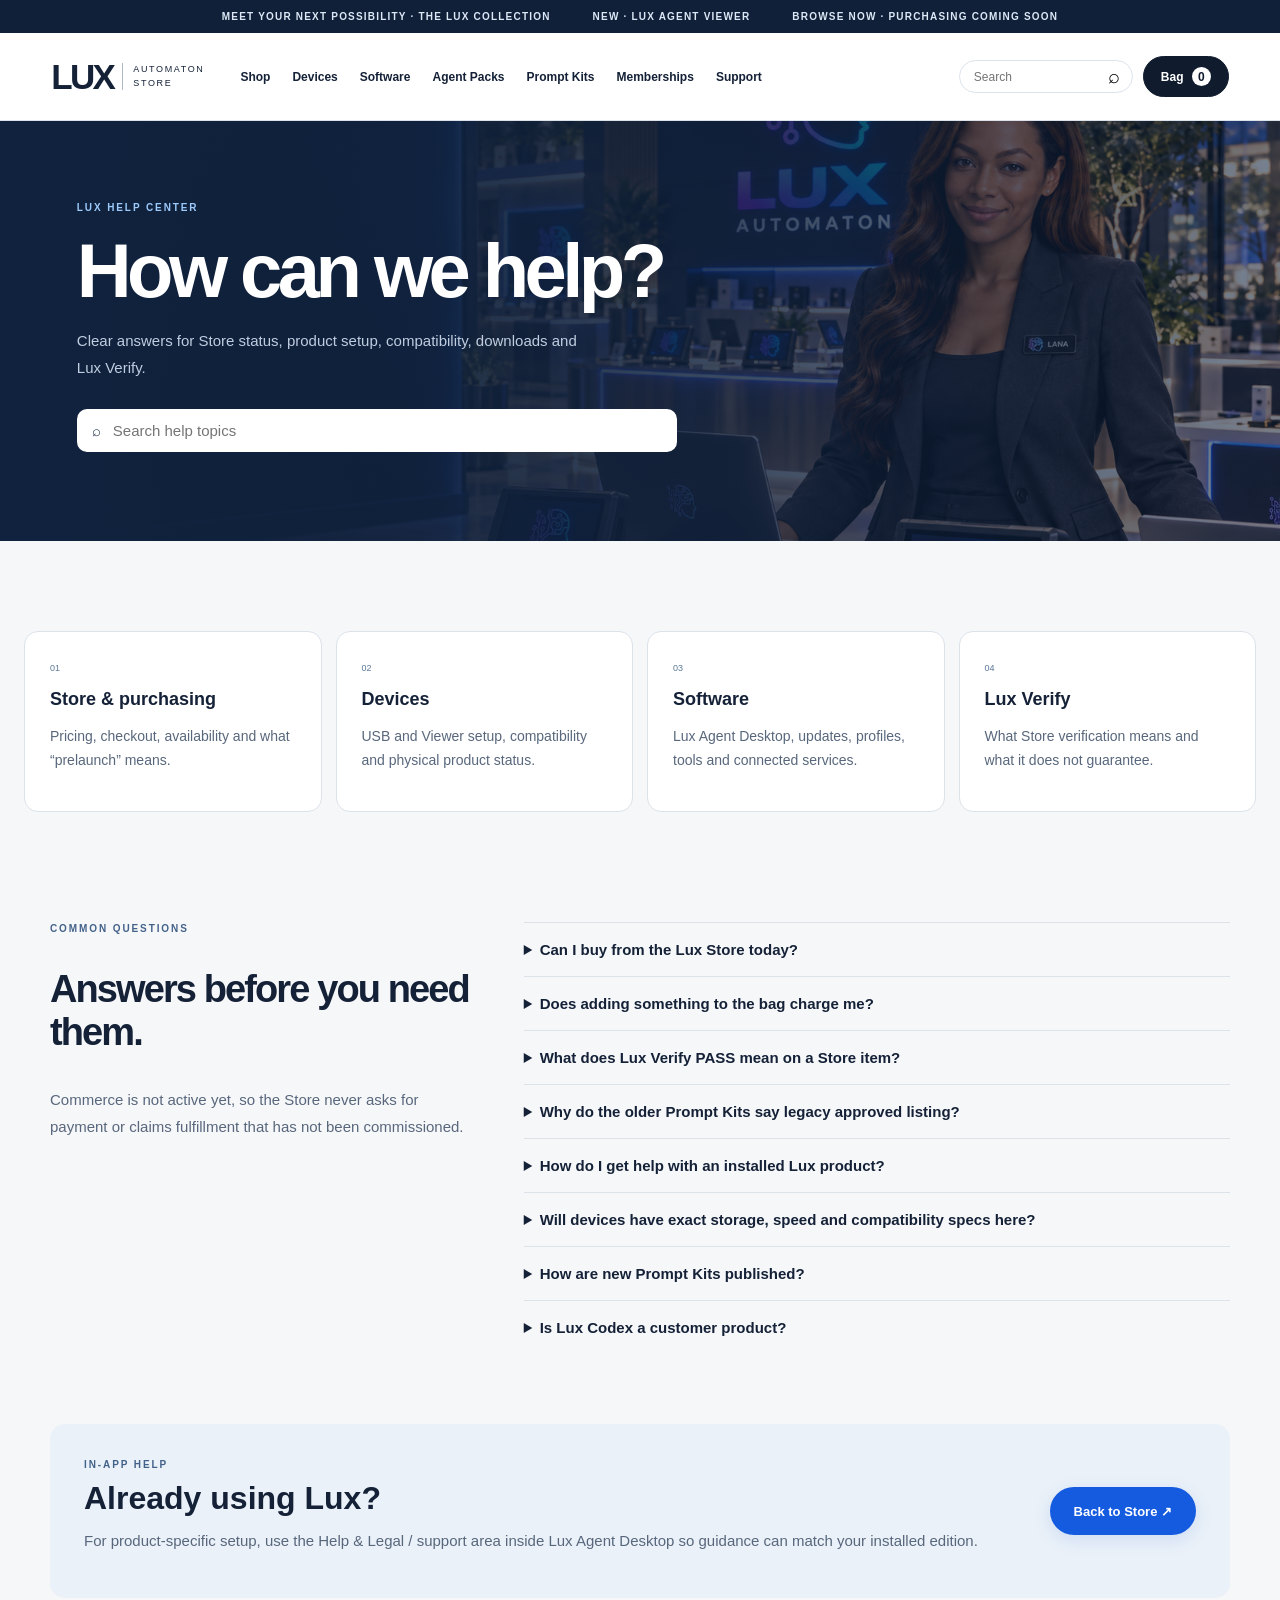
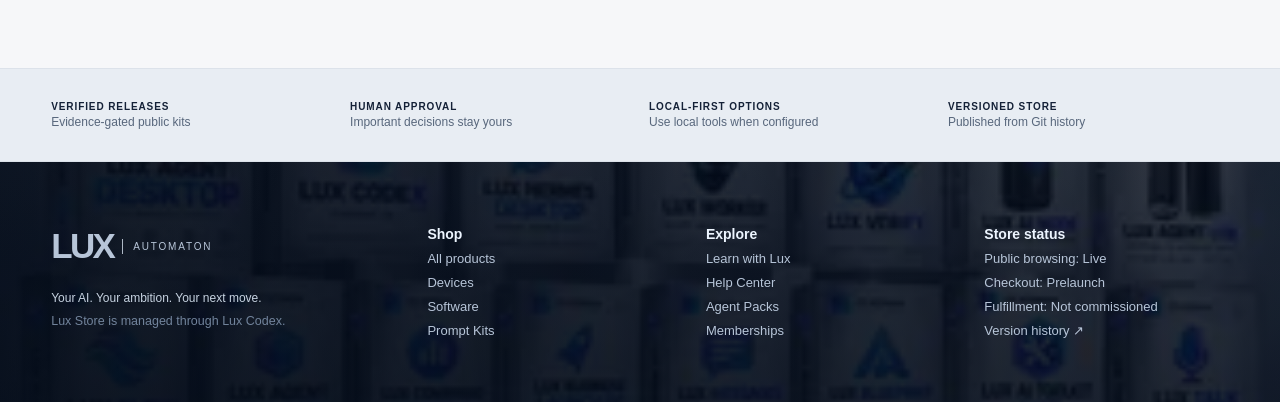
<file: support.html>
<!doctype html>
<html lang="en">
<head>
  <meta charset="utf-8"><meta name="viewport" content="width=device-width,initial-scale=1">
  <meta name="theme-color" content="#07111f">
  <meta name="description" content="Lux Store help center for product setup, compatibility, purchasing and Verify status.">
  <title>Help Center — Lux Store</title>
  <link rel="stylesheet" href="./styles.css">
</head>
<body data-page="support">
  <div id="site-chrome"></div>
  <main id="main-content">
    <section class="page-hero support-hero">
      <span class="kicker">LUX HELP CENTER</span><h1>How can we help?</h1>
      <p>Clear answers for Store status, product setup, compatibility, downloads and Lux Verify.</p>
      <label class="support-search"><span>⌕</span><input id="faq-search" type="search" placeholder="Search help topics"></label>
    </section>
    <section class="support-cards section">
      <article><span>01</span><h2>Store & purchasing</h2><p>Pricing, checkout, availability and what “prelaunch” means.</p></article>
      <article><span>02</span><h2>Devices</h2><p>USB and Viewer setup, compatibility and physical product status.</p></article>
      <article><span>03</span><h2>Software</h2><p>Lux Agent Desktop, updates, profiles, tools and connected services.</p></article>
      <article><span>04</span><h2>Lux Verify</h2><p>What Store verification means and what it does not guarantee.</p></article>
    </section>
    <section class="help-layout section-narrow">
      <aside><span class="kicker">COMMON QUESTIONS</span><h2>Answers before you need them.</h2><p>Commerce is not active yet, so the Store never asks for payment or claims fulfillment that has not been commissioned.</p></aside>
      <div class="faq-list" id="faq-list"></div>
    </section>
    <section class="support-cta section-narrow"><div><span class="kicker">IN-APP HELP</span><h2>Already using Lux?</h2><p>For product-specific setup, use the Help & Legal / support area inside Lux Agent Desktop so guidance can match your installed edition.</p></div><a class="button primary" href="./shop.html">Back to Store ↗</a></section>
  </main>
  <div id="site-footer"></div><div id="bag-root"></div><script src="./app.js" defer></script>
</body>
</html>
</file>
<file: styles.css>
:root{--ink:#08111f;--text:#121c2c;--muted:#657386;--line:#dbe2ea;--paper:#f6f8fb;--white:#fff;--cyan:#35d0e6;--violet:#6d46e8;--blue:#176bec;--mint:#36d5b4;--soft:#edf2f7;font-family:Inter,ui-sans-serif,system-ui,-apple-system,BlinkMacSystemFont,"Segoe UI",sans-serif;color:var(--text);background:var(--paper)}
*{box-sizing:border-box}html{scroll-behavior:smooth}body{margin:0;background:var(--paper);color:var(--text)}img{max-width:100%;display:block}button,input,select{font:inherit}a{color:inherit}button,a{touch-action:manipulation}
.announcement{display:flex;justify-content:center;gap:42px;overflow:hidden;padding:9px 20px;background:#050b14;color:#dce8f6;font-size:10px;font-weight:750;letter-spacing:.08em;white-space:nowrap}
.store-header{position:sticky;top:0;z-index:40;display:flex;align-items:center;gap:28px;min-height:74px;padding:14px clamp(18px,3.5vw,58px);background:#ffffffef;border-bottom:1px solid var(--line);backdrop-filter:blur(18px)}
.store-brand{display:flex;align-items:center;gap:9px;text-decoration:none;white-space:nowrap}.store-brand strong{font-size:28px;letter-spacing:-.07em}.store-brand span{font-size:9px;letter-spacing:.12em;border-left:1px solid #aeb9c6;padding-left:10px}.store-brand i{width:7px;height:7px;border-radius:50%;background:linear-gradient(45deg,var(--cyan),var(--violet))}
.main-nav{display:flex;align-items:center;gap:20px;flex:1}.main-nav a{text-decoration:none;font-size:11px;font-weight:700}.main-nav a:hover{color:var(--blue)}
.header-tools{display:flex;align-items:center;gap:10px}.header-search{display:flex;align-items:center;border:1px solid var(--line);background:#fff;border-radius:999px;padding:3px 6px 3px 12px}.header-search input{border:0;outline:0;width:130px;background:transparent;font-size:11px}.header-search button{border:0;background:none;font-size:20px;cursor:pointer}.bag-button{border:1px solid var(--ink);background:var(--ink);color:#fff;border-radius:999px;padding:9px 13px;font-size:11px;font-weight:750;cursor:pointer}.bag-button b{display:inline-grid;place-items:center;margin-left:5px;min-width:19px;height:19px;border-radius:50%;background:#fff;color:var(--ink)}
.kicker{display:block;font-size:9px;line-height:1.4;letter-spacing:.14em;font-weight:800;color:#547493}.section{padding:72px clamp(20px,4vw,64px)}.section-narrow{width:min(1180px,calc(100% - 40px));margin-inline:auto}.section-head{display:flex;align-items:flex-end;justify-content:space-between;gap:26px;margin-bottom:28px}.section-head h2{font-size:clamp(32px,4vw,50px);line-height:1.06;letter-spacing:-.055em;margin:10px 0 0}.section-head>a{text-decoration:none;color:#185fd4;font-size:12px;font-weight:750}
.button{display:inline-flex;align-items:center;justify-content:center;gap:12px;border:0;border-radius:9px;padding:13px 19px;text-decoration:none;font-size:12px;font-weight:800;cursor:pointer}.button.primary{background:var(--blue);color:#fff}.button.primary:hover{background:#0854c6}.button.ghost{background:#ffffff12;border:1px solid #d6e9ff55;color:#eef7ff}.button.light{background:#fff;color:#0a1730}.button.muted{background:#d9e1eb;color:#768395;cursor:not-allowed}.button.wide{width:100%}

.retail-hero{display:grid;grid-template-columns:1fr 1.05fr;min-height:650px;background:#08111f;color:#fff}.retail-hero-copy{align-self:center;padding:70px clamp(26px,5vw,78px)}.retail-hero h1{font-size:clamp(54px,7vw,94px);line-height:.96;letter-spacing:-.067em;margin:24px 0}.retail-hero h1 em{font-style:normal;background:linear-gradient(100deg,#98efff,#ab9cff);background-clip:text;color:transparent}.retail-hero-copy>p{max-width:500px;color:#c0cee1;font-size:15px;line-height:1.85}.hero-actions{display:flex;flex-wrap:wrap;gap:12px;margin-top:30px}.hero-proof{display:flex;flex-wrap:wrap;gap:9px;margin-top:28px}.hero-proof span{border:1px solid #8097b64d;border-radius:999px;padding:7px 10px;color:#bdd1e8;font-size:10px}
.retail-hero-media{position:relative;display:grid;place-items:center;overflow:hidden;background:radial-gradient(circle at 45% 42%,#e9eef6,#aab5c5 70%)}.retail-hero-media>img{width:92%;height:570px;object-fit:contain;filter:drop-shadow(0 24px 20px #0b173333)}.product-float{position:absolute;right:28px;bottom:28px;width:min(300px,calc(100% - 56px));padding:16px;background:#091428d9;color:#fff;border:1px solid #bddffc44;border-radius:12px;backdrop-filter:blur(15px)}.product-float span{display:block;font-size:8px;letter-spacing:.13em;color:#91e7fb}.product-float b{display:block;margin:4px 0;font-size:17px}.product-float small{color:#b7c6db;font-size:10px;line-height:1.5}

.category-grid{display:grid;grid-template-columns:repeat(5,minmax(0,1fr));gap:14px}.category-card{display:flex;min-height:190px;flex-direction:column;padding:22px;border:1px solid var(--line);border-radius:14px;background:#fff;text-decoration:none;transition:transform .18s,border-color .18s}.category-card:hover{transform:translateY(-3px);border-color:#8eb4dd}.category-card>span{display:grid;place-items:center;width:44px;height:44px;border-radius:12px;background:linear-gradient(135deg,#e3faff,#ede8ff);font-size:24px;color:#3f59bb}.category-card b{font-size:19px;letter-spacing:-.035em;margin:20px 0 7px}.category-card small{color:var(--muted);line-height:1.55;flex:1}.category-card i{margin-top:18px;font-style:normal;color:#185fd4;font-size:11px;font-weight:750}
.product-rail{display:grid;grid-auto-flow:column;grid-auto-columns:minmax(245px,1fr);gap:16px;overflow-x:auto;padding:2px 2px 12px;scroll-snap-type:x proximity}.product-rail>*{scroll-snap-align:start}.dark-merch{background:#091321;color:#fff}.dark-merch .section-head>a{color:#9ee9ff}.dark-merch .retail-card{border-color:#26374f}.dark-merch .retail-card-copy{background:#111d2f;color:#fff}.dark-merch .retail-card-copy p,.dark-merch .card-family,.dark-merch .card-buy small{color:#aebfd4}
.retail-card{overflow:hidden;border:1px solid var(--line);border-radius:14px;background:#fff;min-width:0}.retail-card-media{position:relative;display:grid;place-items:center;height:300px;padding:28px 20px;background:linear-gradient(135deg,#e9edf3,#fafbfc);text-decoration:none;overflow:hidden}.retail-card-media img{width:100%;height:100%;object-fit:contain;transition:transform .25s}.retail-card-media:hover img{transform:scale(1.03) translateY(-3px)}.offer-art{display:grid;place-items:center;width:100%;height:100%;border-radius:12px;background:radial-gradient(circle at 35% 30%,#2a74c8,#13213c 60%,#080e19);color:#fff}.offer-art>span{font-size:58px}.offer-art>small{font-size:9px;letter-spacing:.14em;color:#b4cdeb}.item-image.small{width:74px;height:74px;object-fit:contain}.offer-art.small{width:74px;height:74px;flex:0 0 74px}.offer-art.small>span{font-size:28px}.offer-art.small>small{display:none}
.card-badge,.verify-pill{position:absolute;top:12px;left:12px;border-radius:999px;padding:6px 9px;background:#fff;color:#26384f;font-size:8px;font-weight:800;letter-spacing:.08em}.verify-pill{left:auto;right:12px;background:#daf8ef;color:#106a56}.retail-card-copy{padding:20px}.card-family{color:#6b7b8e;font-size:9px;letter-spacing:.09em;font-weight:750}.retail-card-copy a{text-decoration:none}.retail-card h3{font-size:18px;letter-spacing:-.035em;margin:7px 0}.retail-card-copy>p{min-height:40px;margin:0 0 18px;color:var(--muted);font-size:11px;line-height:1.65}.card-buy{display:flex;align-items:flex-end;justify-content:space-between;gap:12px}.card-buy b{display:block;font-size:11px}.card-buy small{display:block;margin-top:3px;color:var(--muted);font-size:9px}.card-buy button{border:0;border-radius:8px;padding:9px 10px;background:#08111f;color:#fff;font-size:9px;font-weight:750;cursor:pointer;white-space:nowrap}

.feature-split{display:grid;grid-template-columns:1.05fr .95fr;min-height:620px}.feature-media{display:grid;place-items:center;background:#e9edf3;overflow:hidden}.feature-media img{height:570px;object-fit:contain;filter:drop-shadow(0 20px 18px #0b17332c)}.feature-copy{display:flex;flex-direction:column;justify-content:center;padding:70px clamp(28px,6vw,90px);background:#fff}.feature-copy h2,.viewer-copy h2{font-size:clamp(42px,5.5vw,70px);line-height:1;letter-spacing:-.06em;margin:20px 0}.feature-copy>p{max-width:520px;color:var(--muted);line-height:1.85}.spec-chips{display:flex;flex-wrap:wrap;gap:8px;margin:20px 0 28px}.spec-chips span{padding:8px 10px;border-radius:999px;background:#eef3f8;font-size:10px;color:#4c617a}
.viewer-story{position:relative;isolation:isolate;display:flex;align-items:flex-end;min-height:620px;overflow:hidden;background:#07111f;color:#fff}.viewer-story>img{position:absolute;inset:0;width:100%;height:100%;object-fit:cover;z-index:-2}.viewer-story:after{content:"";position:absolute;inset:0;z-index:-1;background:linear-gradient(90deg,#07111fe8 0%,#07111fb0 42%,transparent 78%)}.viewer-copy{width:min(670px,58%);padding:70px clamp(24px,5vw,78px)}.viewer-copy>p{color:#c7d3e4;line-height:1.8}

.proof{background:#fff}.proof-grid{display:grid;grid-template-columns:repeat(4,minmax(0,1fr));gap:14px}.proof-grid article{border:1px solid var(--line);border-radius:14px;padding:24px}.proof-grid article>b{display:block;color:#4f6f91;font-size:10px;letter-spacing:.12em}.proof-grid h3{font-size:19px;margin:18px 0 8px}.proof-grid p{color:var(--muted);font-size:11px;line-height:1.7}
.goal-grid{display:grid;grid-template-columns:repeat(4,minmax(0,1fr));gap:14px}.goal-grid a{display:flex;min-height:245px;flex-direction:column;justify-content:flex-end;padding:24px;border-radius:16px;text-decoration:none;color:#fff;background:linear-gradient(145deg,#0e1d33,#0a111e);position:relative;overflow:hidden}.goal-grid a:after{content:"";position:absolute;right:-35px;top:-45px;width:150px;height:150px;border-radius:50%;background:radial-gradient(circle,#38d3ec66,transparent 68%)}.goal-grid span{font-size:8px;letter-spacing:.12em;color:#89def3}.goal-grid b{font-size:24px;letter-spacing:-.04em;margin:8px 0}.goal-grid small{max-width:220px;color:#b9c8da;line-height:1.55}
.kits{background:#edf2f8}.kit-feature{display:grid;grid-template-columns:1fr 1fr;align-items:center;gap:40px}.kit-stack{position:relative;height:410px;background:radial-gradient(ellipse,#d6d9f6,transparent 67%)}.kit-stack img{position:absolute;height:92%;max-width:56%;object-fit:contain;filter:drop-shadow(0 18px 14px #17214b32)}.kit-stack img:first-child{left:0;top:1%;transform:rotate(-8deg)}.kit-stack img:last-child{right:2%;bottom:0;transform:rotate(7deg)}.kit-feature h3{font-size:32px;letter-spacing:-.045em}.kit-feature p,.kit-feature li{color:var(--muted);font-size:12px;line-height:1.75}.kit-feature ul{padding-left:18px;margin:20px 0 28px}
.editorial-grid{display:grid;grid-template-columns:repeat(3,minmax(0,1fr));gap:16px}.editorial-card,.learn-card{display:flex;flex-direction:column;min-height:270px;padding:26px;border:1px solid var(--line);border-radius:15px;background:#fff;text-decoration:none}.editorial-card>span,.learn-card>span{font-size:8px;letter-spacing:.12em;color:#567594;font-weight:750}.editorial-card h3,.learn-card h2{font-size:24px;letter-spacing:-.045em;margin:32px 0 9px}.editorial-card p,.learn-card p{color:var(--muted);line-height:1.7;font-size:11px;flex:1}.editorial-card i,.learn-card i{font-style:normal;color:#185fd4;font-size:10px;font-weight:750}
.faq-preview{display:grid;grid-template-columns:.8fr 1.2fr;gap:50px;background:#fff}.faq-preview h2{font-size:42px;letter-spacing:-.05em;margin:14px 0}.faq-preview p{color:var(--muted);line-height:1.8}.faq-mini details,.faq-list details{border-top:1px solid var(--line);padding:18px 0}.faq-mini summary,.faq-list summary{font-weight:750;cursor:pointer}.faq-mini details p,.faq-list details p{font-size:12px;color:var(--muted);line-height:1.75}
.service-promises{display:grid;grid-template-columns:repeat(4,1fr);gap:18px;padding:24px clamp(20px,4vw,64px);background:#e8edf3;border-top:1px solid var(--line);border-bottom:1px solid var(--line)}.service-promises span{display:flex;flex-direction:column;gap:3px}.service-promises b{font-size:9px;letter-spacing:.09em}.service-promises small{color:var(--muted);font-size:9px}.store-footer{display:grid;grid-template-columns:1.4fr repeat(3,1fr);gap:34px;padding:50px clamp(20px,4vw,64px);background:#08111f;color:#edf5ff}.store-footer>div{display:flex;flex-direction:column;align-items:flex-start;gap:9px}.store-footer b{font-size:11px}.store-footer a,.store-footer span{color:#b7c5d8;text-decoration:none;font-size:10px}.store-footer a:hover{color:#fff}.footer-brand p{margin:16px 0 0;color:#c7d3e1;font-size:12px}.footer-brand small{color:#72849c}

.page-hero{padding:80px clamp(24px,6vw,92px);background:#08111f;color:#fff}.page-hero.compact{min-height:310px}.page-hero h1{font-size:clamp(48px,6vw,76px);line-height:1;letter-spacing:-.06em;margin:18px 0}.page-hero>p{max-width:650px;color:#c0cde0;line-height:1.8}
.shop-shell{display:grid;grid-template-columns:240px 1fr;gap:34px;align-items:start}.shop-filters{position:sticky;top:100px;border:1px solid var(--line);border-radius:14px;background:#fff;padding:20px}.filter-title{display:flex;justify-content:space-between;align-items:center;padding-bottom:14px;border-bottom:1px solid var(--line)}.filter-title button{border:0;background:none;color:#185fd4;font-size:10px;cursor:pointer}.shop-filters fieldset{border:0;padding:18px 0 0;margin:0}.shop-filters legend{font-size:10px;font-weight:800;letter-spacing:.07em;margin-bottom:9px}.shop-filters label{display:block;margin:9px 0;color:#526176;font-size:11px}.shop-toolbar{display:flex;align-items:center;gap:14px;margin-bottom:14px}.shop-search{display:flex;align-items:center;gap:8px;flex:1;border:1px solid var(--line);border-radius:10px;background:#fff;padding:10px 12px}.shop-search input{border:0;outline:0;width:100%;background:transparent}.sort-label{display:flex;align-items:center;gap:7px;color:var(--muted);font-size:10px}.sort-label select{border:1px solid var(--line);border-radius:9px;padding:10px;background:#fff}.shop-toolbar>span{font-size:10px;color:var(--muted);white-space:nowrap}.active-filters{display:flex;gap:7px;flex-wrap:wrap;margin-bottom:18px}.active-filters span{border-radius:999px;background:#eaf0f6;padding:6px 9px;font-size:9px}.shop-grid{display:grid;grid-template-columns:repeat(3,minmax(0,1fr));gap:18px}.shop-grid .retail-card-media{height:280px}.empty-state{text-align:center;padding:80px 20px;border:1px dashed #9fb1c6;border-radius:14px}.empty-state p{color:var(--muted)}

.breadcrumb{display:flex;gap:10px;align-items:center;padding-top:28px;color:var(--muted);font-size:10px}.breadcrumb a{text-decoration:none}.product-page{display:grid;grid-template-columns:1.08fr .92fr;gap:56px;padding-top:34px;padding-bottom:62px}.product-gallery{min-width:0}.product-main-media{display:grid;place-items:center;height:580px;border-radius:18px;background:linear-gradient(135deg,#e7ebf2,#f9fafc);overflow:hidden}.product-main-media img{width:92%;height:92%;object-fit:contain}.product-main-media .offer-art{width:100%;height:100%;border-radius:0}.product-main-media .offer-art>span{font-size:110px}.thumb-row{display:flex;gap:10px;margin-top:12px;overflow:auto}.thumb-row button{width:82px;height:82px;border:1px solid var(--line);border-radius:10px;background:#fff;padding:5px;cursor:pointer}.thumb-row img{width:100%;height:100%;object-fit:contain}.product-info{align-self:center}.product-badge{display:inline-block;border-radius:999px;background:#e7eff8;padding:7px 10px;font-size:8px;letter-spacing:.1em;font-weight:800}.product-category{display:block;margin-top:17px;color:#5e7188;font-size:9px;letter-spacing:.1em}.product-info h1{font-size:clamp(42px,5vw,64px);line-height:1;letter-spacing:-.06em;margin:13px 0}.product-tagline{font-size:16px;line-height:1.7;color:#43546a}.product-price{font-size:22px;font-weight:800;margin-top:24px}.availability-copy{font-size:10px;color:var(--muted)}.feature-list{list-style:none;padding:0;margin:25px 0}.feature-list li{padding:10px 0;border-bottom:1px solid var(--line);font-size:12px}.purchase-note{font-size:10px;color:var(--muted);line-height:1.65}
.product-story{display:grid;grid-template-columns:1fr 1fr;gap:18px;padding-bottom:70px}.story-block,.included,.verify-card,.spec-table{border:1px solid var(--line);border-radius:15px;background:#fff;padding:28px}.story-block h2,.included h2{font-size:30px;letter-spacing:-.045em;margin:14px 0}.story-block p,.included li,.verify-card p{color:var(--muted);font-size:11px;line-height:1.75}.included ul{padding-left:18px}.spec-table{display:flex;flex-direction:column;padding:0;overflow:hidden}.spec-table>div{display:flex;justify-content:space-between;gap:20px;padding:15px 20px;border-bottom:1px solid var(--line);font-size:11px}.spec-table>div:last-child{border-bottom:0}.spec-table span{color:var(--muted)}.verify-card{background:#0a1628;color:#fff}.verify-card>span{font-size:8px;letter-spacing:.11em;color:#7fdbef}.verify-card>b{display:block;font-size:25px;margin:12px 0}.verify-card p{color:#b8c8dc}

.support-hero,.learn-hero{min-height:420px}.support-search{display:flex;align-items:center;gap:10px;width:min(600px,100%);margin-top:28px;padding:12px 15px;background:#fff;border-radius:10px;color:#26384d}.support-search input{border:0;outline:0;width:100%}.support-cards{display:grid;grid-template-columns:repeat(4,1fr);gap:14px}.support-cards article{padding:25px;border:1px solid var(--line);border-radius:14px;background:#fff}.support-cards span{font-size:9px;color:#5b7899}.support-cards h2{font-size:18px}.support-cards p{color:var(--muted);font-size:11px;line-height:1.7}.help-layout{display:grid;grid-template-columns:.75fr 1.25fr;gap:50px;padding-block:20px 70px}.help-layout aside h2{font-size:38px;letter-spacing:-.05em}.help-layout aside p{color:var(--muted);line-height:1.8}.support-cta,.learn-cta{display:flex;align-items:center;justify-content:space-between;gap:28px;margin-bottom:70px;padding:34px;border-radius:15px;background:#eaf1f8}.support-cta h2,.learn-cta h2{font-size:32px;margin:8px 0}.support-cta p{color:var(--muted)}
.learn-grid{display:grid;grid-template-columns:repeat(3,minmax(0,1fr));gap:16px}.learn-card{min-height:310px}.learn-card>b{align-self:flex-end;color:#b5c2d1;font-size:40px;letter-spacing:-.07em}.guide-detail{padding:58px;border-radius:18px;background:#fff;margin-bottom:40px}.guide-detail>h2{font-size:42px;letter-spacing:-.05em}.guide-detail>p{max-width:820px;color:var(--muted);line-height:1.8}.guide-columns{display:grid;grid-template-columns:repeat(3,1fr);gap:14px;margin-top:30px}.guide-columns article{padding:22px;border-radius:12px;background:#eff3f7}.guide-columns p{color:var(--muted);font-size:11px;line-height:1.7}

.bag-backdrop{position:fixed;inset:0;z-index:70;background:#03081288;backdrop-filter:blur(3px)}.bag-drawer{position:fixed;top:0;right:0;z-index:80;width:min(430px,100vw);height:100dvh;transform:translateX(100%);transition:transform .25s;background:#fff;display:flex;flex-direction:column;box-shadow:-20px 0 55px #08111f30}.bag-drawer.open{transform:none}.bag-head{display:flex;justify-content:space-between;gap:20px;padding:24px;border-bottom:1px solid var(--line)}.bag-head span{font-size:8px;letter-spacing:.12em;color:#5b7798}.bag-head h2{margin:4px 0 0}.bag-head button{border:1px solid var(--line);background:#fff;width:34px;height:34px;border-radius:50%;font-size:20px;cursor:pointer}.bag-items{padding:18px;overflow:auto;flex:1}.bag-item{display:flex;gap:14px;padding:12px 0;border-bottom:1px solid var(--line)}.bag-item>div:last-child{display:flex;flex-direction:column;align-items:flex-start;gap:3px}.bag-item span,.bag-item small{color:var(--muted);font-size:9px}.bag-item button{border:0;background:none;color:#ba3348;padding:5px 0;font-size:9px;cursor:pointer}.bag-empty{padding:50px 15px;text-align:center}.bag-empty p{color:var(--muted);font-size:11px}.bag-foot{padding:20px;border-top:1px solid var(--line);display:flex;flex-direction:column;gap:12px}.bag-foot p{margin:0;color:var(--muted);font-size:10px;line-height:1.6}.bag-foot>a{text-align:center;color:#185fd4;font-size:10px;font-weight:750;text-decoration:none}.toast{position:fixed;left:50%;bottom:28px;z-index:100;transform:translateX(-50%);padding:12px 16px;border-radius:9px;background:#091524;color:#fff;box-shadow:0 12px 40px #07111f30;font-size:10px}.load-error{position:fixed;left:20px;bottom:20px;z-index:110;background:#8a2334;color:#fff;padding:12px;border-radius:8px}

@media(max-width:1100px){.main-nav{gap:12px}.main-nav a:nth-child(5),.main-nav a:nth-child(6){display:none}.category-grid{grid-template-columns:repeat(3,1fr)}.proof-grid,.goal-grid,.support-cards{grid-template-columns:repeat(2,1fr)}.shop-grid{grid-template-columns:repeat(2,1fr)}}
@media(max-width:820px){.announcement span:nth-child(n+2){display:none}.store-header{flex-wrap:wrap;gap:12px}.main-nav{order:3;width:100%;overflow:auto;padding-bottom:2px}.header-tools{margin-left:auto}.header-search{display:none}.retail-hero{grid-template-columns:1fr}.retail-hero-copy{padding:50px 24px}.retail-hero-media{min-height:430px}.retail-hero-media>img{height:410px}.feature-split,.kit-feature,.faq-preview,.product-page,.product-story,.help-layout{grid-template-columns:1fr}.viewer-copy{width:100%;padding:60px 24px}.viewer-story:after{background:linear-gradient(0deg,#07111fe8 12%,#07111f99 68%,transparent)}.category-grid{grid-template-columns:repeat(2,1fr)}.shop-shell{grid-template-columns:1fr}.shop-filters{position:static}.service-promises{grid-template-columns:repeat(2,1fr)}.store-footer{grid-template-columns:repeat(2,1fr)}.product-main-media{height:480px}}
@media(max-width:560px){.section{padding:52px 18px}.section-head{align-items:flex-start;flex-direction:column}.main-nav a{white-space:nowrap}.retail-hero h1{font-size:58px}.product-float{left:18px;right:18px;bottom:18px}.category-grid,.proof-grid,.goal-grid,.support-cards,.shop-grid,.learn-grid,.editorial-grid,.guide-columns{grid-template-columns:1fr}.product-rail{grid-auto-columns:82%}.feature-media img{height:440px}.viewer-story{min-height:650px;align-items:flex-end}.kit-stack{height:320px}.service-promises,.store-footer{grid-template-columns:1fr}.shop-toolbar{align-items:stretch;flex-direction:column}.sort-label{justify-content:space-between}.product-main-media{height:380px}.product-info h1{font-size:46px}.support-cta,.learn-cta{align-items:flex-start;flex-direction:column}.page-hero{padding:62px 20px}.page-hero h1{font-size:54px}}
@media(prefers-reduced-motion:reduce){*{scroll-behavior:auto!important;transition:none!important}.retail-card-media:hover img,.category-card:hover{transform:none}}
/* Category-card color pass — visual flair only. No typography or layout changes. */
.category-card{position:relative;isolation:isolate;overflow:hidden;background:#fff;box-shadow:0 12px 34px rgba(28,54,91,.055)}
.category-card>*{position:relative;z-index:2}
.category-card:before{content:"";position:absolute;z-index:0;inset:auto -42px -58px auto;width:190px;height:190px;border-radius:50%;filter:blur(4px);opacity:.52;pointer-events:none;animation:lux-category-glow 7s ease-in-out infinite}
.category-card:after{content:"";position:absolute;z-index:1;right:18px;top:50%;pointer-events:none;opacity:.78;transition:transform .28s ease,opacity .28s ease,filter .28s ease}
.category-card:hover:after{opacity:.96;filter:saturate(1.08) brightness(1.03)}
.category-card:nth-child(1){background:linear-gradient(115deg,#fff 0%,#f8fdff 50%,#eaf8ff 100%);border-color:#d5e9f4}
.category-card:nth-child(1):before{background:radial-gradient(circle,#53dff6 0%,#8aa8ff 40%,transparent 72%)}
.category-card:nth-child(1):after{width:112px;height:72px;border-radius:24px;background:linear-gradient(145deg,#4fdcf3 0%,#3c70d9 48%,#6d46e8 100%);box-shadow:0 0 0 1px rgba(255,255,255,.7) inset,0 12px 30px rgba(60,112,217,.22),0 0 24px rgba(53,208,230,.22);transform:translateY(-50%) rotate(-7deg)}
.category-card:nth-child(2){background:linear-gradient(115deg,#fff 0%,#fafbff 52%,#eef0ff 100%);border-color:#dddff5}
.category-card:nth-child(2):before{background:radial-gradient(circle,#8ca6ff 0%,#a477ff 38%,transparent 72%)}
.category-card:nth-child(2):after{width:112px;height:76px;border:1px solid rgba(113,142,240,.55);border-radius:12px;background:linear-gradient(145deg,rgba(255,255,255,.68),rgba(105,147,255,.2));box-shadow:-20px 16px 0 -1px rgba(143,178,255,.18),-20px 16px 0 0 rgba(113,142,240,.28),-40px 31px 0 -1px rgba(188,162,255,.12),-40px 31px 0 0 rgba(129,101,235,.18),0 14px 28px rgba(75,99,180,.14);transform:translateY(-58%)}
.category-card:nth-child(3){background:linear-gradient(115deg,#fff 0%,#fbfaff 50%,#f0ebff 100%);border-color:#e2daf8}
.category-card:nth-child(3):before{background:radial-gradient(circle,#8b6cf5 0%,#61c7ef 40%,transparent 72%)}
.category-card:nth-child(3):after{width:82px;height:82px;border:1px solid rgba(255,255,255,.88);border-radius:16px;background:conic-gradient(from 35deg,#d7edff,#7357dc,#98dfff,#e9dcff,#d7edff);box-shadow:-46px 25px 0 -16px rgba(130,105,236,.62),-43px 22px 18px -7px rgba(80,109,213,.2),0 13px 32px rgba(109,70,232,.2);transform:translateY(-54%) rotate(27deg);clip-path:polygon(50% 0,100% 25%,100% 75%,50% 100%,0 75%,0 25%)}
.category-card:nth-child(4){background:linear-gradient(115deg,#fff 0%,#f9fdff 52%,#e9f6ff 100%);border-color:#d7eaf5}
.category-card:nth-child(4):before{background:radial-gradient(circle,#5ad7ef 0%,#7c6aec 43%,transparent 72%)}
.category-card:nth-child(4):after{content:"✦";display:grid;place-items:center;width:104px;height:82px;border:1px solid rgba(255,255,255,.85);border-radius:16px;background:linear-gradient(145deg,rgba(94,160,255,.72),rgba(114,74,227,.8));box-shadow:-17px 14px 0 -2px rgba(129,170,255,.18),0 15px 30px rgba(76,107,210,.18);color:#fff;font-size:35px;transform:translateY(-50%) rotate(5deg)}
.category-card:nth-child(5){background:linear-gradient(115deg,#fff 0%,#f9fbff 48%,#ececff 100%);border-color:#dcddf4}
.category-card:nth-child(5):before{background:radial-gradient(circle,#58d7ef 0%,#6f55e8 42%,transparent 72%)}
.category-card:nth-child(5):after{content:"LUX";display:flex;align-items:center;justify-content:center;width:116px;height:72px;border-radius:13px;background:linear-gradient(145deg,#10254a,#214e91 55%,#643bd6);box-shadow:-18px 13px 0 -3px rgba(121,107,230,.25),0 15px 32px rgba(47,70,160,.24);color:#86eaff;font-size:18px;font-weight:800;letter-spacing:.18em;transform:translateY(-50%) rotate(-8deg)}
@keyframes lux-category-glow{0%,100%{opacity:.42;transform:scale(.96)}50%{opacity:.62;transform:scale(1.06)}}
@media(max-width:560px){.category-card:after{right:12px;opacity:.62}.category-card:before{right:-70px;bottom:-70px;opacity:.42}.category-card:hover:after{opacity:.7}}
@media(prefers-reduced-motion:reduce){.category-card:before{animation:none}}

/* Category artwork v2 — visible artwork inside the five existing cards only. */
.category-card:after{display:none!important;content:none!important}
.category-card>.category-art{position:absolute!important;z-index:1!important;right:16px;top:50%;width:132px!important;height:104px!important;transform:translateY(-50%);border-radius:0!important;background:none!important;color:inherit!important;pointer-events:none;opacity:.94;filter:drop-shadow(0 12px 22px rgba(48,73,145,.18));animation:lux-category-art-float 6.5s ease-in-out infinite}
.category-card>.category-art>span{position:absolute;display:block}
.category-card>.category-icon{z-index:3}
.category-card b,.category-card small,.category-card i{position:relative;z-index:3}
.art-devices>span:nth-child(1){width:102px;height:60px;right:2px;top:20px;border-radius:22px;background:linear-gradient(145deg,#55dff4 0%,#3978df 48%,#6d46e8 100%);box-shadow:inset 0 0 0 1px rgba(255,255,255,.62),0 14px 24px rgba(46,104,206,.24);transform:rotate(-8deg)}
.art-devices>span:nth-child(1):after{content:"◇";position:absolute;inset:0;display:grid;place-items:center;color:#dff9ff;font-size:30px;text-shadow:0 0 12px rgba(255,255,255,.75)}
.art-devices>span:nth-child(2){width:92px;height:8px;right:8px;top:77px;border-radius:50%;background:rgba(57,102,185,.22);filter:blur(8px)}
.art-software>span{width:98px;height:66px;right:0;border:1px solid rgba(119,145,239,.48);border-radius:12px;background:linear-gradient(145deg,rgba(255,255,255,.62),rgba(90,147,255,.16));box-shadow:0 12px 24px rgba(60,88,180,.12)}
.art-software>span:nth-child(1){top:8px;right:0}.art-software>span:nth-child(2){top:24px;right:18px;opacity:.8}.art-software>span:nth-child(3){top:40px;right:36px;opacity:.55}
.art-software>span:before{content:"";position:absolute;left:10px;top:9px;width:6px;height:6px;border-radius:50%;background:#65d9f0;box-shadow:11px 0 0 #8e79ef,22px 0 0 #b7c7ff}
.art-packs>span{width:48px;height:48px;background:linear-gradient(145deg,#b7e6ff,#7056de 58%,#4fd3ef);clip-path:polygon(50% 0,100% 24%,100% 76%,50% 100%,0 76%,0 24%);box-shadow:0 10px 22px rgba(79,84,185,.2)}
.art-packs>span:nth-child(1){right:2px;top:3px;transform:rotate(18deg)}.art-packs>span:nth-child(2){right:54px;top:35px;transform:rotate(-10deg) scale(.92);opacity:.9}.art-packs>span:nth-child(3){right:10px;top:61px;transform:rotate(28deg) scale(.68);opacity:.75}
.art-prompts>span:nth-child(1){width:96px;height:76px;right:4px;top:15px;border-radius:14px;background:linear-gradient(145deg,#67a3ff,#7554df);box-shadow:-15px 13px 0 -3px rgba(126,166,255,.16),0 14px 28px rgba(71,97,190,.2);transform:rotate(5deg)}
.art-prompts>span:nth-child(1):before{content:"✦";position:absolute;left:35px;top:10px;color:#fff;font-size:30px}.art-prompts>span:nth-child(1):after{content:"";position:absolute;left:27px;bottom:16px;width:46px;height:4px;border-radius:9px;background:#c6d5ff;box-shadow:0 11px 0 rgba(198,213,255,.72)}
.art-memberships>span:nth-child(1){width:106px;height:68px;right:2px;top:18px;border-radius:12px;background:linear-gradient(145deg,#10234a,#1f4b92 55%,#653cd7);box-shadow:-18px 13px 0 -3px rgba(124,110,232,.22),0 14px 30px rgba(47,70,160,.24);transform:rotate(-8deg)}
.art-memberships>span:nth-child(1):before{content:"♛";position:absolute;top:8px;left:46px;color:#6ce6ff;font-size:18px}.art-memberships>span:nth-child(1):after{content:"LUX";position:absolute;left:23px;bottom:13px;color:#8cecff;font-size:17px;font-weight:800;letter-spacing:.18em}
@keyframes lux-category-art-float{0%,100%{translate:0 0}50%{translate:0 -4px}}
@media(max-width:560px){.category-card{padding-right:158px!important}.category-card b,.category-card small,.category-card i{max-width:230px}.category-card>.category-art{right:10px;width:142px!important;height:108px!important;opacity:1}}
@media(min-width:561px) and (max-width:1100px){.category-card>.category-art{width:112px!important;height:92px!important;right:10px;opacity:.9}.category-card{padding-right:118px!important}}
@media(min-width:1101px){.category-card>.category-art{width:76px!important;height:64px!important;right:10px;top:auto;bottom:12px;transform:none;scale:.72;transform-origin:bottom right}.category-card{padding-bottom:82px!important}}
@media(prefers-reduced-motion:reduce){.category-card>.category-art{animation:none}}

/* Lux product ecosystem footer background — footer only. */
.store-footer{
  position:relative;
  isolation:isolate;
  overflow:hidden;
  background-color:#08111f;
  background-image:
    linear-gradient(90deg,rgba(4,12,25,.93) 0%,rgba(4,12,25,.86) 48%,rgba(4,12,25,.78) 100%),
    url("./assets/footer-products.webp");
  background-repeat:no-repeat,no-repeat;
  background-position:center,center 42%;
  background-size:cover,cover;
}
.store-footer:before{
  content:"";
  position:absolute;
  inset:0;
  z-index:-1;
  pointer-events:none;
  background:linear-gradient(180deg,rgba(4,12,25,.18) 0%,rgba(4,12,25,.48) 100%);
}
.store-footer>*{position:relative;z-index:1}
@media(max-width:560px){
  .store-footer{
    background-image:
      linear-gradient(180deg,rgba(4,12,25,.68) 0%,rgba(4,12,25,.76) 48%,rgba(4,12,25,.82) 100%),
      url("./assets/footer-products.webp");
    background-position:center center,center center;
    background-size:100% 100%,100% 100%;
  }
}

/* Lux silver collection — retail art direction */
:root{--paper:#f6f7f9;--ink:#101c2e;--text:#142137;--muted:#58677c;--blue:#145bdf;--line:#dce2ea;font-family:"Avenir Next",Avenir,"Segoe UI",sans-serif}
body{font-size:15px}h1,h2,h3{font-family:"Avenir Next",Avenir,"Segoe UI",sans-serif}a,button{-webkit-tap-highlight-color:transparent}a:focus-visible,button:focus-visible,input:focus-visible,select:focus-visible,summary:focus-visible{outline:3px solid #1687e8;outline-offset:5px}.skip-link{position:fixed;top:-80px;left:16px;z-index:120;padding:12px 20px;background:white;color:#142137;border-radius:8px}.skip-link:focus{top:12px}
.announcement{font-size:10px;letter-spacing:.12em;padding:11px 18px;background:#102039}.store-header{min-height:88px;padding-inline:clamp(22px,4vw,72px);gap:36px}.store-brand strong{font-size:35px;letter-spacing:-.075em;color:inherit}.store-brand span{font-size:9px;line-height:1.5;letter-spacing:.18em}.store-brand i{display:none}.main-nav{gap:22px}.main-nav a{font-size:12px}.bag-button{font-size:12px;padding:10px 17px}.header-search input{font-size:12px}.button{min-height:48px;border-radius:999px;padding:14px 24px;font-size:13px;font-weight:650;transition:background .2s,transform .2s,box-shadow .2s}.button.primary{box-shadow:0 5px 18px #145bdf20}.button:hover{transform:translateY(-2px)}.button.primary:hover{box-shadow:0 8px 22px #145bdf35}.text-link{text-decoration:none;font-weight:650;font-size:13px;display:inline-flex;align-items:center;min-height:44px}.kicker{font-size:10px;letter-spacing:.19em;color:#43628a;font-weight:700}.section{padding:90px max(24px,calc((100vw - 1320px)/2))}.section-head{margin-bottom:36px}.section-head h2{font-size:clamp(30px,3.5vw,48px);font-weight:600;letter-spacing:-.055em;line-height:1.12}.section-head>a{font-size:13px}
.premium-hero{position:relative;background:#eef1f6;color:var(--ink);grid-template-columns:1fr 1fr;min-height:680px;overflow:hidden;border-bottom:1px solid #d2dbe5}
.premium-hero .retail-hero-copy{position:relative;z-index:2;padding:64px 24px 80px max(32px,calc((100vw - 1320px)/2));animation:lux-enter .9s both}
.premium-hero h1{font-size:clamp(52px,5.8vw,86px);font-weight:600;line-height:1.02;letter-spacing:-.065em;margin:28px 0}
.premium-hero h1 em{background:none;color:#155ec8}.premium-hero .retail-hero-copy>p{color:#53647b;font-size:16px;line-height:1.8;max-width:420px}
.premium-hero .retail-hero-media{background:#e6ebf3;min-height:680px}
.premium-hero .retail-hero-media>img{width:100%;height:100%;position:absolute;inset:0;object-fit:cover;object-position:center 52%;filter:none;animation:lux-photo-arrive 1.4s both}
.premium-hero .hero-actions{align-items:center;gap:24px}.hero-details{display:flex;gap:32px;margin-top:42px}.hero-details span{display:flex;flex-direction:column;gap:6px;font-size:11px;color:#5b6b80}.hero-details b{font-size:12px;color:#1b2f4c;font-weight:650}.signal-dot{display:inline-block;width:6px;height:6px;margin-right:9px;background:#1876e8;border-radius:50%;box-shadow:0 0 0 4px #1876e813}.photo-caption{position:absolute;bottom:22px;right:22px;color:#324968;font-size:8px;letter-spacing:.17em}
.motion-toggle{position:absolute;bottom:18px;left:max(32px,calc((100vw - 1320px)/2));z-index:3;border:0;background:transparent;color:#53647b;font-size:10px;cursor:pointer;min-height:32px;padding:4px 0}
.collection-strip{display:flex;align-items:center;justify-content:space-between;gap:20px;padding:24px max(24px,calc((100vw - 1320px)/2));background:white;border-bottom:1px solid var(--line)}.collection-strip>span{font-size:9px;letter-spacing:.18em;color:#53647b}.collection-strip p{font-size:15px;margin:0}.collection-strip a{font-size:12px;text-decoration:none;color:#145bdf}
.category-grid{gap:16px}.category-card{min-height:215px;padding:24px;background:#fff!important;border:1px solid #e0e6ee!important;border-radius:16px;box-shadow:none}.category-card:before{opacity:.14}.category-card>.category-art{opacity:.3;right:8px;top:30%;transform:scale(.65);animation:none}.category-card>span.category-icon{background:#edf4ff;width:42px;height:42px;border-radius:50%;font-size:20px}.category-card b{font-size:18px;margin-top:25px}.category-card small{font-size:12px;max-width:170px}.category-card i{font-size:12px}.category-card:hover{box-shadow:0 14px 35px #1738630c}
.product-rail{grid-auto-columns:calc((100% - 48px)/4);gap:16px;padding-bottom:22px;scrollbar-width:thin;scrollbar-color:#a7b9d2 transparent}.retail-card{border-color:#e1e7ed;border-radius:16px;transition:box-shadow .25s,transform .25s}.retail-card:hover{box-shadow:0 12px 30px #1f3d6710}.retail-card-media{height:295px;background:#edf0f5;padding:32px 18px 20px}.retail-card-copy{padding:22px}.retail-card h3{font-size:20px;font-weight:600;line-height:1.25;margin:10px 0}.retail-card-copy>p{font-size:13px;min-height:44px}.card-family{font-size:9px}.card-buy{flex-wrap:wrap;gap:16px}.card-buy b{font-size:12px;font-weight:600}.card-buy small{font-size:10px}.card-buy button{font-size:11px;padding:10px 14px;border-radius:999px}.card-badge,.verify-pill{font-size:8px;letter-spacing:.08em;background:#fffffff0}.dark-merch{background:#eef2f7;color:var(--text)}.dark-merch .kicker{color:#43628a}.dark-merch .section-head>a{color:var(--blue)}.dark-merch .retail-card{border-color:#dde4ed}.dark-merch .retail-card-copy{background:#fff;color:var(--text)}.dark-merch .retail-card-copy p,.dark-merch .card-family,.dark-merch .card-buy small{color:var(--muted)}
.ecosystem-story{position:relative;background:#101c30;color:#fff;padding-top:68px;overflow:hidden}.ecosystem-heading{position:relative;z-index:1;display:grid;grid-template-columns:1fr 1fr;gap:16px 64px;align-items:center;padding-inline:max(24px,calc((100vw - 1320px)/2));padding-bottom:35px}.ecosystem-heading .kicker{grid-column:1/-1;color:#8fc7ff}.ecosystem-heading h2{font-size:clamp(36px,4.5vw,64px);font-weight:500;letter-spacing:-.055em;line-height:1.06;margin:0;grid-row:2/4}.ecosystem-heading p{font-size:15px;line-height:1.8;color:#bac8dd;max-width:430px;margin:0}.ecosystem-heading .button{justify-self:start}.ecosystem-story>img{width:100%;height:auto;min-height:220px;object-fit:cover}.ecosystem-story:after{content:"";pointer-events:none;position:absolute;inset:0;background:linear-gradient(110deg,transparent 35%,#7dccff12 50%,transparent 65%);background-size:250% 100%;animation:lux-silver-light 12s ease-in-out infinite}
.campaign-grid{display:grid;grid-template-columns:1fr 1fr;gap:26px;background:white}.campaign{display:flex;flex-direction:column;overflow:hidden;text-decoration:none;border-radius:20px;background:#eef2f7;border:1px solid #e3e8ef}.campaign>div{padding:38px 40px 24px}.campaign h2{font-size:clamp(32px,3vw,46px);line-height:1.08;letter-spacing:-.05em;font-weight:600;margin:16px 0}.campaign p{color:#5d6e83;font-size:14px;line-height:1.6}.campaign .text-link{color:#145bdf}.campaign img{width:100%;aspect-ratio:1.65;object-fit:cover;margin-top:auto;transition:transform .6s}.campaign:hover img{transform:scale(1.025)}.campaign-builder{background:#eaf0f8}.campaign-builder img{object-position:center}
.viewer-story{display:grid;grid-template-columns:1fr 1.1fr;align-items:center;min-height:540px;background:#111c2e;color:white;padding:64px max(24px,calc((100vw - 1320px)/2));gap:40px;overflow:hidden}.viewer-story:after{display:none}.viewer-copy{width:auto;padding:0;position:relative;z-index:1}.viewer-copy h2{font-weight:500;font-size:clamp(38px,4.5vw,64px)}.viewer-copy p{color:#bdcbe0;font-size:15px;line-height:1.8}.viewer-copy .kicker{color:#93c5ff}.viewer-story>img{position:relative;inset:auto;width:100%;height:auto;object-fit:contain;border-radius:10px}.proof-grid article{padding:30px;background:transparent;border-color:#dae2ec}.proof-grid article>b{color:#92a6c0;font-size:14px}.proof-grid h3{font-size:19px;font-weight:600}.proof-grid p{font-size:13px}
.goal-grid a{min-height:260px;border-radius:16px;background:linear-gradient(135deg,#193b65,#0b1930)}.goal-grid small{font-size:12px}.goal-grid span{font-size:9px}.kit-feature{gap:70px}.kit-stack{height:470px}.kit-feature h3{font-size:38px;line-height:1.15;font-weight:550}.kit-feature p,.kit-feature li{font-size:14px}.editorial-card{background:linear-gradient(135deg,#fff,#edf3fa);padding:30px;min-height:295px}.editorial-card p,.learn-card p{font-size:14px}.editorial-card>span,.learn-card>span{font-size:10px}.editorial-card i,.learn-card i{font-size:12px}.faq-mini details p,.faq-list details p{font-size:14px}.faq-mini summary,.faq-list summary{font-size:15px;font-weight:600}.service-promises{padding-block:32px}.service-promises b{font-size:10px}.service-promises small{font-size:12px}.store-footer{padding-block:64px}.store-footer a,.store-footer span{font-size:13px}.store-footer b{font-size:14px}.store-footer .store-brand span{font-size:10px}
.page-hero{position:relative;background:#10223d;isolation:isolate;overflow:hidden}.page-hero:after{content:"";position:absolute;inset:0;z-index:-1;background:linear-gradient(90deg,#10223d 5%,#10223de8 35%,#10223d22 100%),url('./assets/premium/ecosystem.webp') right center/auto 140% no-repeat;opacity:.8}.page-hero .kicker{color:#9ccafb}.page-hero h1{font-weight:550}.page-hero>p{font-size:15px;max-width:520px}.page-hero.learn-hero:after,.page-hero.support-hero:after{background:linear-gradient(90deg,#10223d 5%,#10223dd9 40%,#10223d44),url('./assets/lana-showroom.png') right center/cover;opacity:.6}
.shop-main{min-width:0}.shop-grid .retail-card-media{height:290px}.shop-filters label{font-size:13px;line-height:1.5}.shop-filters legend{font-size:11px}.shop-search input{font-size:14px}.sort-label,.shop-toolbar>span{font-size:12px}.active-filters span{font-size:11px}.shop-filters{top:110px}.product-info h1{font-weight:550}.product-main-media{border:1px solid #dce3ee;background:#e9edf4}.product-info .feature-list li{font-size:14px}.purchase-note,.availability-copy{font-size:12px}.product-price{font-size:20px}.thumb-row button{flex-shrink:0}.thumb-row button:hover,.thumb-row button:focus{border-color:#145bdf}.story-block p,.included li,.verify-card p,.spec-table>div{font-size:14px}.product-editorial{margin-bottom:52px;background:#e9eef6;border-radius:18px;overflow:hidden}.product-editorial img{width:100%;max-height:540px;object-fit:contain}.product-editorial figcaption{padding:16px 24px;font-size:11px;letter-spacing:.1em;text-transform:uppercase;color:#52647b}.support-cards p{font-size:14px}.guide-columns p{font-size:14px}.guide-detail>p{font-size:16px}.bag-open{overflow:hidden}.bag-item span,.bag-item small,.bag-item button,.bag-foot p,.bag-foot>a{font-size:12px}.bag-item .small{width:75px;height:90px;object-fit:contain;flex-shrink:0}.toast{font-size:13px;max-width:calc(100vw - 32px);width:max-content}.reveal{opacity:0;transform:translateY(20px);transition:opacity .75s ease,transform .75s ease}.reveal.is-visible{opacity:1;transform:none}
@keyframes lux-enter{from{opacity:0;transform:translateY(20px)}to{opacity:1;transform:none}}
@keyframes lux-photo-arrive{from{opacity:.5;transform:scale(1.025)}to{opacity:1;transform:scale(1)}}
@keyframes lux-silver-light{0%,100%{background-position:100% 0}50%{background-position:0 0}}
.motion-paused *, .motion-paused *:before,.motion-paused *:after{animation:none!important;transition:none!important;scroll-behavior:auto!important}.motion-paused .reveal{opacity:1;transform:none}
@media(min-width:1600px){.premium-hero{grid-template-columns:1fr 1fr}.premium-hero .retail-hero-media>img{object-fit:contain}}
@media(max-width:1150px){.store-header{gap:22px}.main-nav{gap:14px}.main-nav a{font-size:11px}.header-search{display:none}.product-rail{grid-auto-columns:calc((100% - 32px)/3)}.category-card{padding:22px 18px}.premium-hero h1{font-size:60px}.campaign>div{padding:30px}.shop-shell{grid-template-columns:190px 1fr;gap:24px}.shop-grid{grid-template-columns:repeat(2,minmax(0,1fr))}.hero-actions{flex-direction:column;align-items:flex-start!important}}
@media(max-width:820px){.store-header{padding:14px 22px;min-height:80px}.main-nav{flex-basis:100%;gap:24px}.main-nav a:nth-child(n){display:block}.main-nav a{font-size:12px}.premium-hero{grid-template-columns:1fr 1fr;min-height:550px}.premium-hero .retail-hero-copy{padding:45px 22px 68px}.premium-hero h1{font-size:46px}.premium-hero .retail-hero-copy>p{font-size:14px}.premium-hero .retail-hero-media{min-height:550px}.hero-details{gap:16px;margin-top:28px;flex-wrap:wrap}.hero-actions .button{font-size:12px;padding:12px 18px}.motion-toggle{left:22px}.section{padding:64px 24px}.collection-strip{padding:22px 24px}.collection-strip>span{display:none}.collection-strip p{font-size:13px}.product-rail{grid-auto-columns:calc((100% - 18px)/2)}.campaign-grid{gap:18px}.campaign h2{font-size:32px}.campaign>div{padding:26px}.viewer-story{grid-template-columns:1fr;padding:52px 24px;gap:32px}.viewer-copy{padding:0}.viewer-story>img{max-width:600px;justify-self:center}.ecosystem-heading{padding-inline:24px;gap:20px 32px}.ecosystem-heading h2{font-size:42px}.ecosystem-heading p{font-size:14px}.shop-shell{grid-template-columns:1fr}.shop-filters{position:static}.shop-filters fieldset{display:inline-block;vertical-align:top;margin-right:24px}.kit-feature{gap:28px}.kit-stack{height:410px}.page-hero:after{opacity:.45}.page-hero{padding:60px 24px}}
@media(max-width:560px){.announcement{font-size:8px;letter-spacing:.1em}.store-header{gap:10px}.store-brand strong{font-size:30px}.store-brand span{font-size:8px}.bag-button{font-size:11px;padding:8px 13px}.main-nav{gap:22px}.premium-hero{display:flex;flex-direction:column}.premium-hero .retail-hero-copy{padding:38px 24px 26px}.premium-hero h1{font-size:52px;margin:20px 0}.premium-hero .retail-hero-copy>p{font-size:15px;max-width:350px}.premium-hero .hero-actions{gap:10px;margin-top:22px}.premium-hero .retail-hero-media{height:460px;min-height:0;width:100%}.premium-hero .retail-hero-media>img{object-fit:contain;position:relative}.hero-details{margin-top:24px;gap:26px}.photo-caption{display:none}.motion-toggle{left:auto;right:16px;bottom:12px;background:#ffffffd9;border-radius:20px;padding:6px 12px}.collection-strip{gap:12px;padding:20px 24px}.collection-strip p{max-width:190px;line-height:1.6}.collection-strip a{font-size:11px;white-space:nowrap}.section{padding:52px 20px}.section-head{gap:16px;margin-bottom:28px}.section-head h2{font-size:32px}.category-grid{grid-template-columns:repeat(2,minmax(0,1fr));gap:12px}.category-card{min-height:190px;padding:20px 16px}.category-card:last-child{grid-column:1/-1;min-height:155px}.category-card b{font-size:17px}.category-card small{font-size:12px}.category-card>.category-art{display:none}.product-rail{grid-auto-columns:86%;gap:14px}.retail-card-media{height:285px}.retail-card h3{font-size:20px}.ecosystem-story{padding-top:44px}.ecosystem-heading{display:block;padding:0 24px 32px}.ecosystem-heading h2{font-size:42px;margin:18px 0}.ecosystem-heading p{margin:0 0 24px}.ecosystem-story>img{min-height:0;object-fit:contain}.campaign-grid{grid-template-columns:1fr;gap:24px}.campaign>div{padding:30px 26px 16px}.campaign h2{font-size:36px}.viewer-story{min-height:0}.viewer-copy{padding:0}.viewer-copy h2{font-size:44px}.proof-grid{grid-template-columns:1fr}.proof-grid article{padding:24px}.kit-stack{height:370px}.kit-feature h3{font-size:32px}.page-hero h1{font-size:46px}.page-hero:after{background-position:center;opacity:.3}.shop-grid{grid-template-columns:1fr}.shop-filters fieldset{margin-right:18px}.product-page{gap:30px}.product-info h1{font-size:44px}.product-story{grid-template-columns:1fr}.product-main-media{height:380px}.product-editorial{width:calc(100% - 40px)}.guide-detail{padding:28px}.guide-detail>h2{font-size:32px}.service-promises{grid-template-columns:1fr 1fr;gap:26px}.store-footer{grid-template-columns:1fr 1fr;gap:34px 22px}.footer-brand{grid-column:1/-1}.spec-table>div{font-size:12px}.support-cta h2,.learn-cta h2{font-size:28px}}
@media(prefers-reduced-motion:reduce){*,*:before,*:after{animation:none!important;transition:none!important;scroll-behavior:auto!important}.reveal{opacity:1;transform:none}}
/* Keep the complete physical product in frame, including packaging edges. */
.premium-hero .retail-hero-media>img{object-fit:contain}
.goal-grid a:first-child{background:linear-gradient(0deg,#09162df5,#09162d40),url('./assets/lana-showroom.png') center/cover}
.goal-grid a:nth-child(3){background:linear-gradient(0deg,#09162df5,#09162d70),url('./assets/flow-banner.png') center/cover}
.goal-grid .goal-agent-packs{background:linear-gradient(0deg,#07152ff2 5%,#07152f9c 54%,#07152f33),url('./assets/premium/agent-packs-section.webp') center/cover}
.goal-grid .goal-usb{background:linear-gradient(0deg,#07152ff2 5%,#07152fa6 56%,#07152f22),url('./assets/premium/usb-section.webp') center/cover}
.campaign img{height:auto;aspect-ratio:1.65;object-fit:contain;flex:none}
.bag-drawer:not(.open){visibility:hidden;box-shadow:none}
@media(max-width:560px){.premium-hero h1{font-size:43px}.premium-hero .retail-hero-copy{padding-top:32px}.hero-details{margin-top:20px}.campaign img{aspect-ratio:1.5}}
.campaign-builder img{object-fit:cover}
.product-main-media{padding:24px;grid-template-columns:minmax(0,1fr);grid-template-rows:minmax(0,1fr)}
.product-main-media img{width:100%;height:100%;min-height:0;object-fit:contain}
.retail-card-media{grid-template-columns:minmax(0,1fr);grid-template-rows:minmax(0,1fr)}
.retail-card-media img{min-height:0}
</file>
